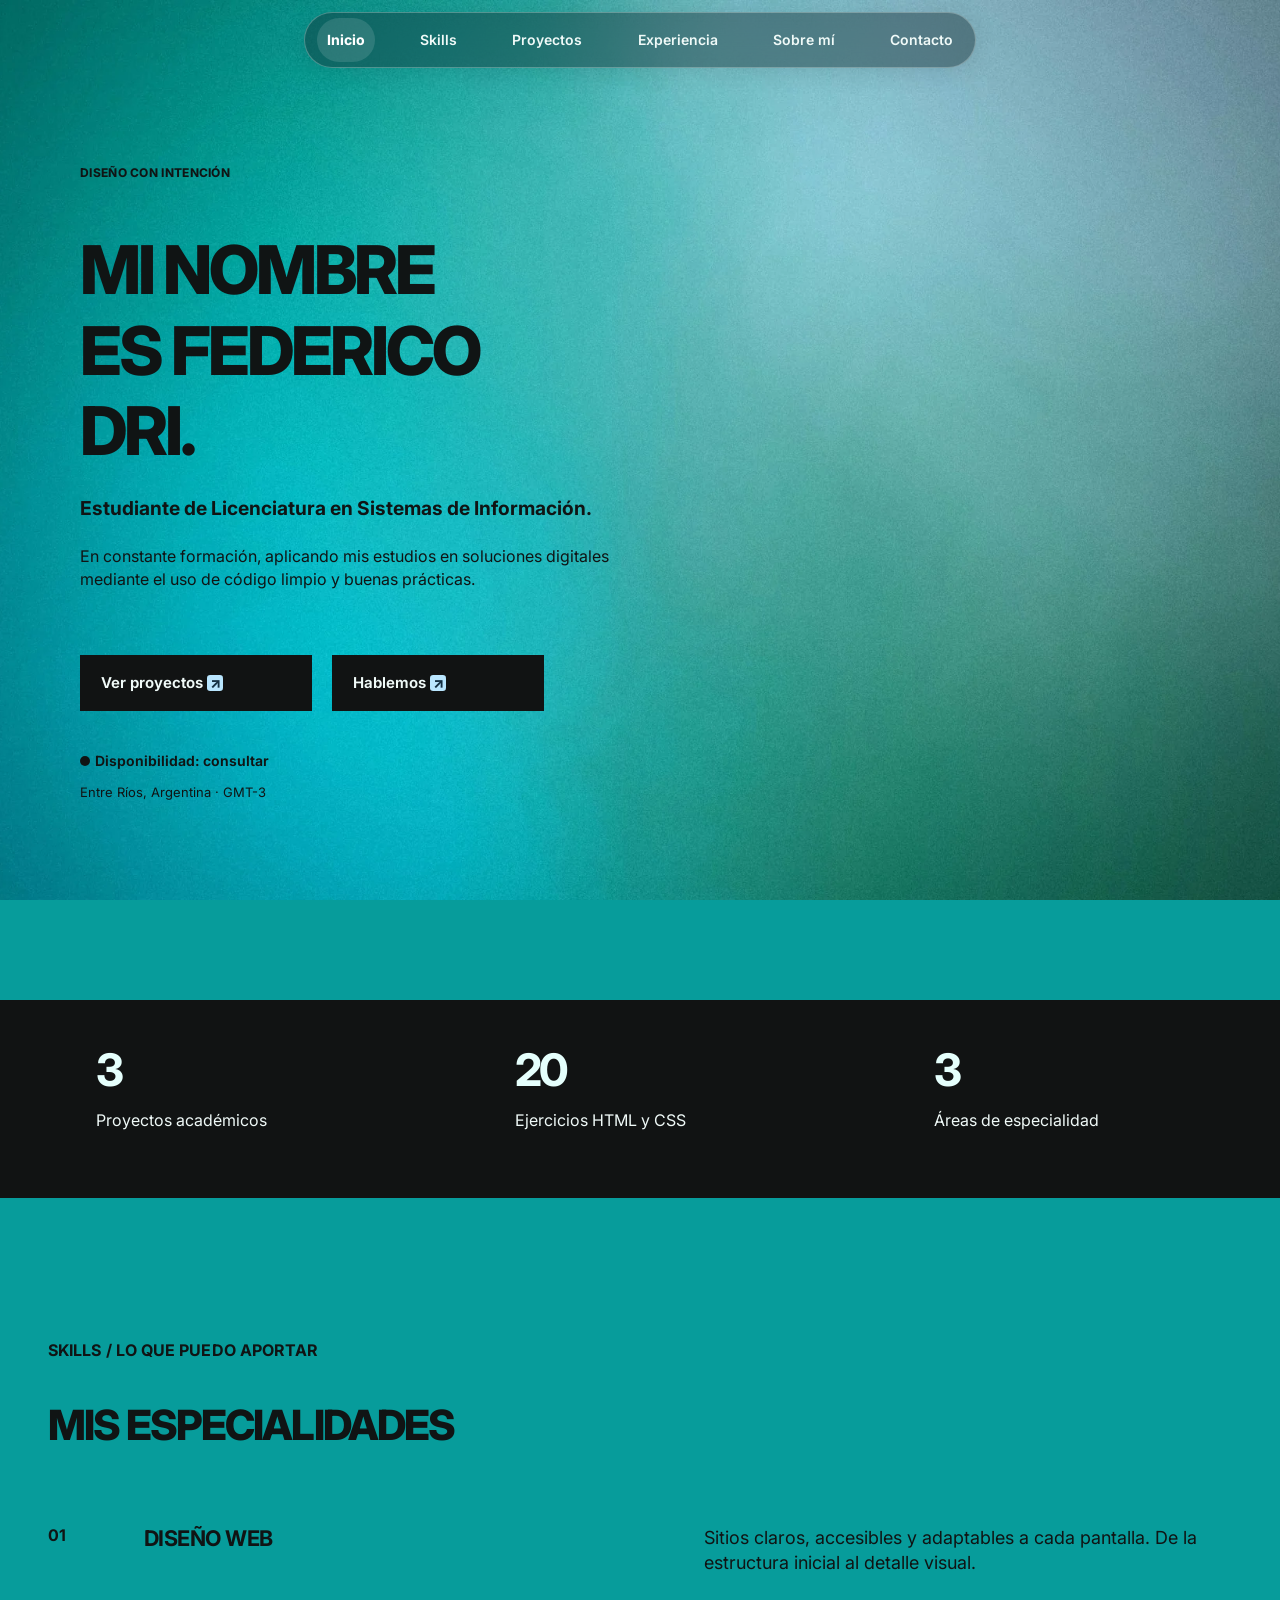
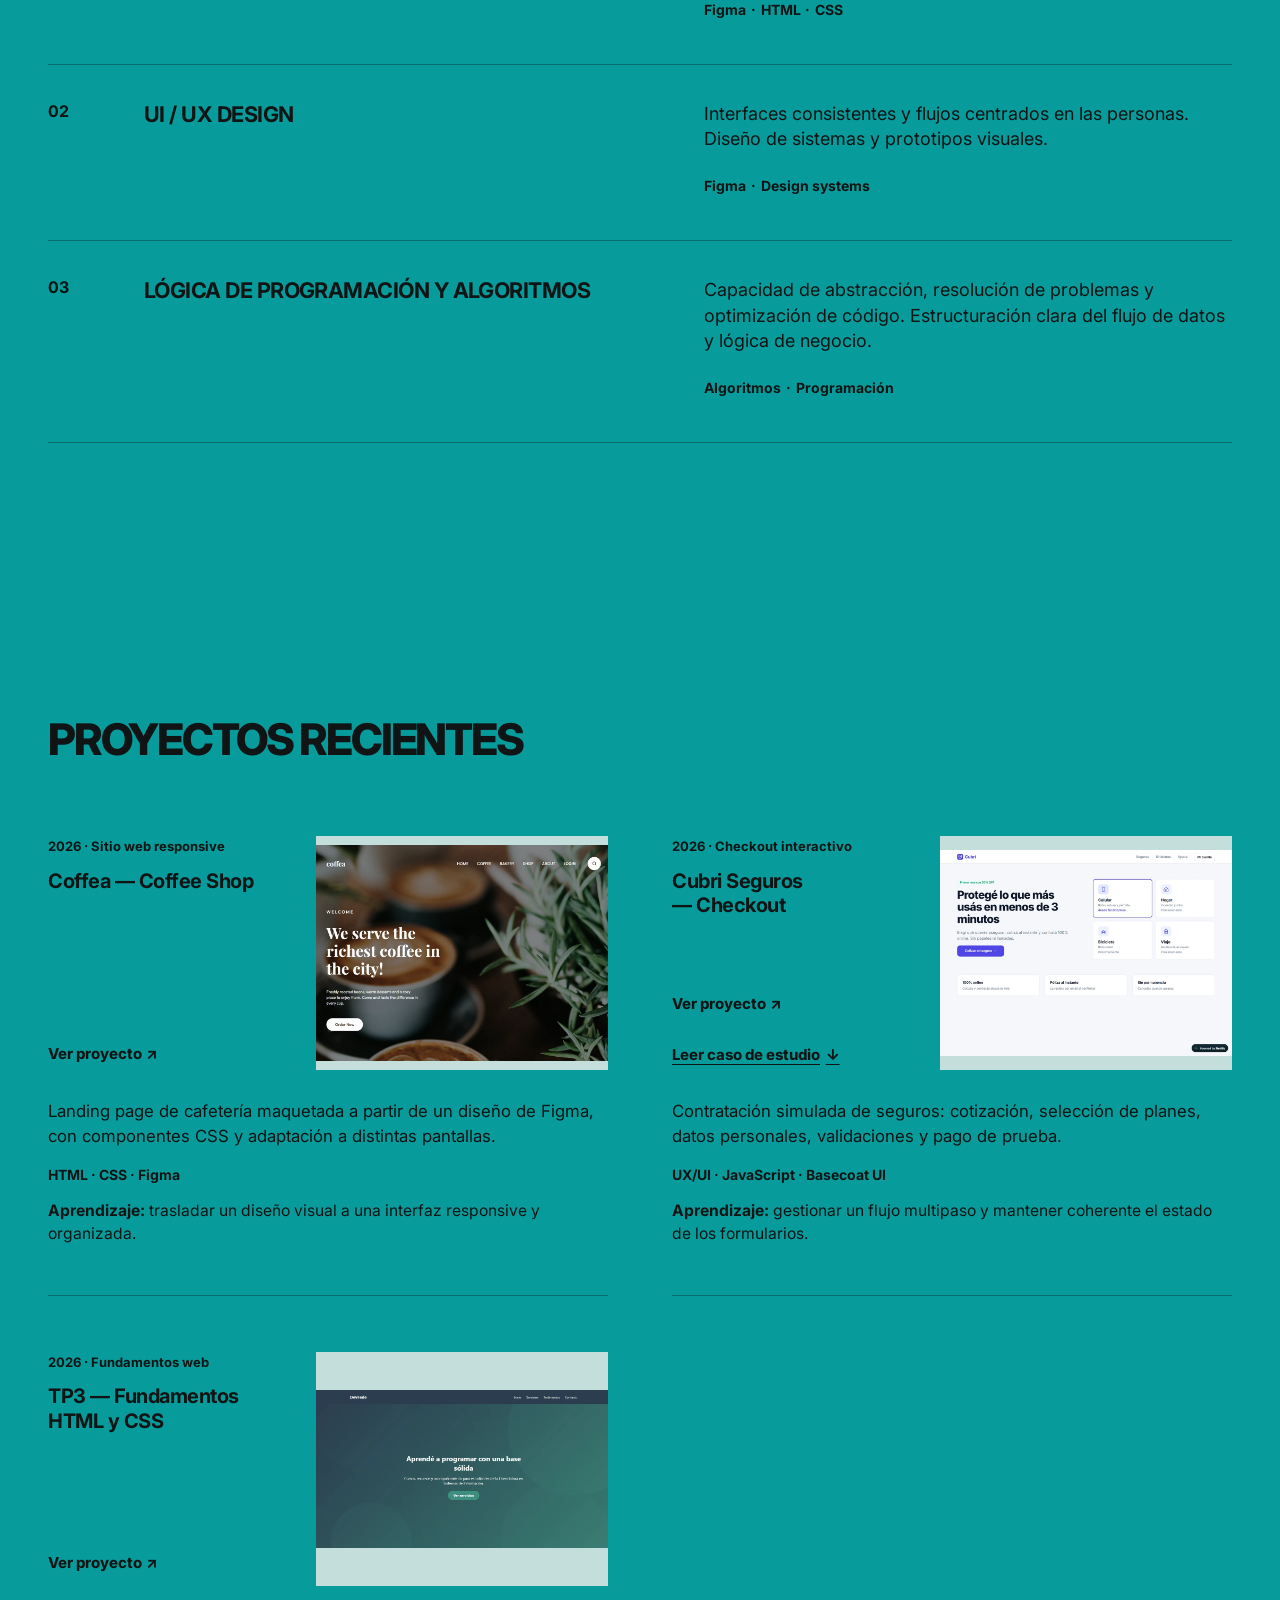
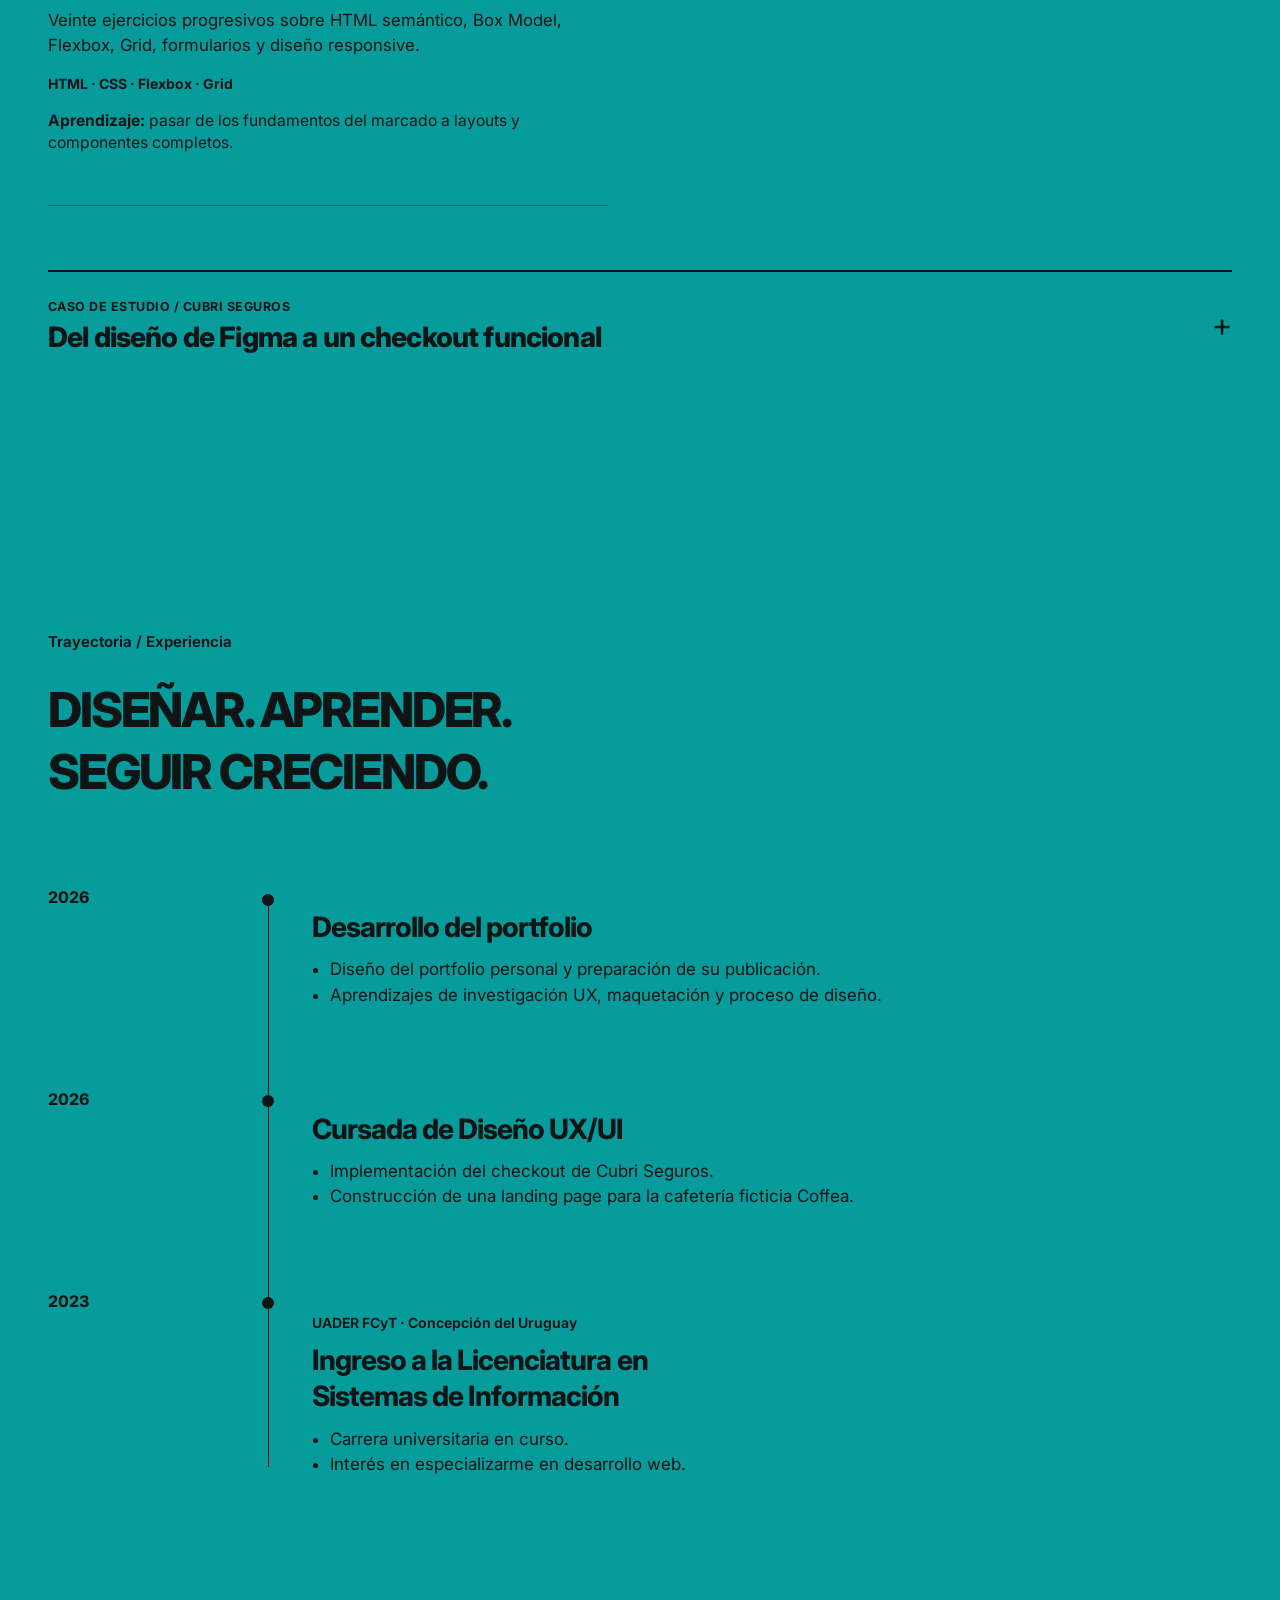
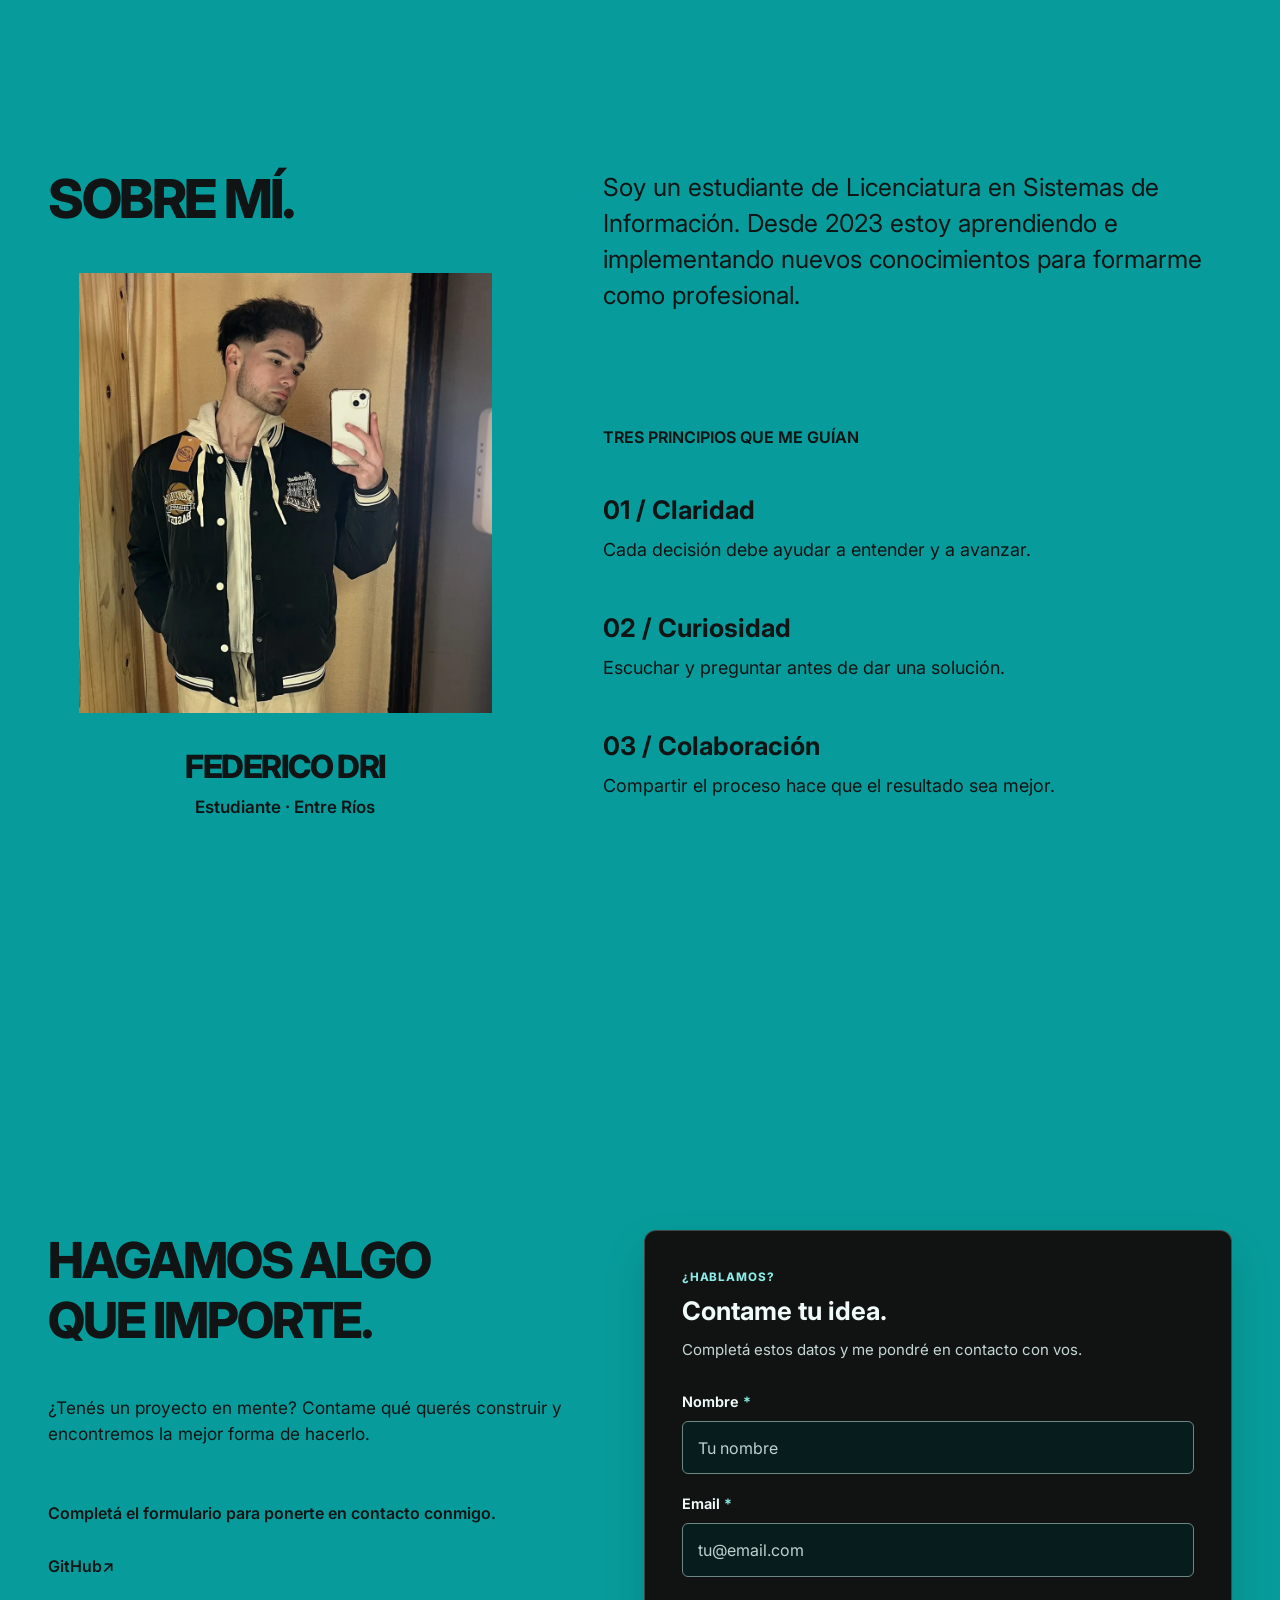
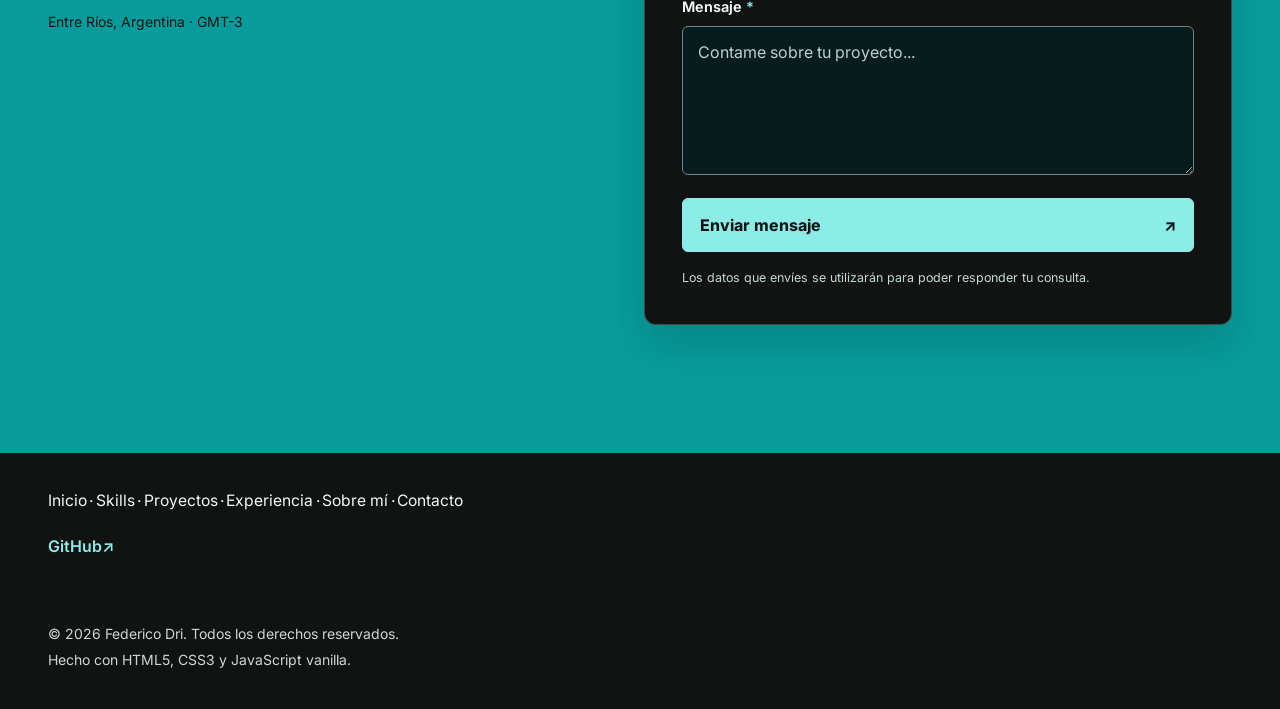
<file: index.html>
<!doctype html>
<html lang="es">
<head>
  <meta charset="utf-8">
  <meta name="viewport" content="width=device-width, initial-scale=1">
  <meta name="theme-color" content="#102322">
  <meta name="author" content="Federico Dri">
  <meta name="description" content="Portfolio de Federico Dri, estudiante de Licenciatura en Sistemas de Información. Proyectos académicos de desarrollo web y diseño UX/UI.">
  <meta property="og:type" content="website">
  <meta property="og:locale" content="es_AR">
  <meta property="og:title" content="Federico Dri | Portfolio personal">
  <meta property="og:description" content="Proyectos de desarrollo web, HTML, CSS y UX/UI realizados durante mi formación.">
  <!-- H10: al conocer la URL definitiva, ejecutar scripts/configurar-url.ps1.
       Ese script genera canonical, og:url, sitemap y URLs absolutas para imágenes sociales. -->
  <meta property="og:image" content="assets/og/portada-prototipo.webp">
  <meta property="og:image:alt" content="Portfolio de Federico Dri: desarrollo web y proyectos académicos UX/UI">
  <meta property="og:site_name" content="Portfolio de Federico Dri">
  <meta name="twitter:card" content="summary_large_image">
  <link rel="icon" type="image/svg+xml" href="assets/icons/favicon.svg">
  <link rel="preload" href="assets/backgrounds/fondo-portfolio.webp" as="image" fetchpriority="high">
  <!-- Inter como aproximación visual; confirmar familia y pesos exactos en Figma. -->
  <link rel="preconnect" href="https://fonts.googleapis.com">
  <link rel="preconnect" href="https://fonts.gstatic.com" crossorigin>
  <link href="https://fonts.googleapis.com/css2?family=Inter:wght@400;500;600;650;700;750;800&display=swap" rel="stylesheet">
  <link rel="stylesheet" href="css/tokens.css">
  <link rel="stylesheet" href="css/base.css">
  <link rel="stylesheet" href="css/layout.css">
  <link rel="stylesheet" href="css/components.css">
  <link rel="stylesheet" href="css/responsive.css">
  <link rel="stylesheet" href="css/case-study.css">
  <link rel="stylesheet" href="css/contact-form.css">
  <script src="js/main.js" defer></script>
  <script src="js/case-study.js" defer></script>
  <script src="js/contact-form.js" defer></script>
  <title>Federico Dri | Portfolio personal</title>
</head>
<body>
  <a class="skip-link" href="#contenido">Saltar al contenido principal</a>

  <!-- H3: navbar flotante desktop, cápsula FD + menú mobile accesible. -->
  <header class="site-header">
    <div class="container site-header__inner">
      <a class="brand" href="#inicio" aria-label="Federico Dri, ir al inicio">FD</a>
      <button class="menu-toggle" type="button" aria-label="Abrir menú" aria-controls="navegacion-principal" aria-expanded="false">
        <span aria-hidden="true"></span><span aria-hidden="true"></span><span aria-hidden="true"></span>
      </button>
      <nav class="site-nav" id="navegacion-principal" aria-label="Navegación principal">
        <ul class="site-nav__list">
          <li><a href="#inicio" aria-current="location">Inicio</a></li>
          <li><a href="#skills">Skills</a></li>
          <li><a href="#proyectos">Proyectos</a></li>
          <li><a href="#experiencia">Experiencia</a></li>
          <li><a href="#sobre-mi">Sobre mí</a></li>
          <li><a href="#contacto">Contacto</a></li>
        </ul>
      </nav>
    </div>
  </header>

  <main id="contenido" tabindex="-1">
    <!-- H4: Hero y métricas basados en las exportaciones desktop 1920px y mobile 390px. -->
    <section class="section section--hero" id="inicio" aria-labelledby="titulo-inicio">
      <div class="container hero-content">
        <div class="hero-main">
          <p class="eyebrow hero-eyebrow">Diseño con intención</p>
          <h1 class="hero-title" id="titulo-inicio"><span class="hero-title__line">Mi nombre</span> <span class="hero-title__line">es Federico</span> <span class="hero-title__line">Dri.</span></h1>
          <p class="hero-role">Estudiante de Licenciatura en Sistemas de Información.</p>
          <p class="hero-description">En constante formación, aplicando mis estudios en soluciones digitales mediante el uso de código limpio y buenas prácticas.</p>
          <div class="actions hero-actions">
            <a class="button button--primary" href="#proyectos">Ver proyectos <span class="button__arrow" aria-hidden="true">↗</span></a>
            <a class="button button--secondary" href="#contacto">Hablemos <span class="button__arrow" aria-hidden="true">↗</span></a>
          </div>
        </div>
        <div class="hero-meta">
          <p class="availability">Disponibilidad: consultar</p>
          <p class="location">Entre Ríos, Argentina · GMT-3</p>
        </div>
      </div>
    </section>

    <section class="section section--metrics" id="metricas" aria-labelledby="titulo-metricas">
      <div class="container">
        <h2 class="visually-hidden" id="titulo-metricas">Mi trabajo en números</h2>
        <div class="metrics-grid">
          <!-- Cifras académicas verificables: no se atribuyen años de experiencia laboral. -->
          <div class="metric"><strong>3</strong><span>Proyectos académicos</span></div>
          <div class="metric"><strong>20</strong><span>Ejercicios HTML y CSS</span></div>
          <div class="metric"><strong>3</strong><span>Áreas de especialidad</span></div>
        </div>
      </div>
    </section>

    <!-- H5 — Skills: una sola lista semántica, dos composiciones responsive según Figma. -->
    <section class="section section--skills" id="skills" aria-labelledby="titulo-skills">
      <div class="container">
        <p class="eyebrow skills-eyebrow">
          <span class="skills-desktop-only">Skills / Lo que puedo aportar</span>
          <span class="skills-mobile-only">Skills / Mis especialidades</span>
        </p>
        <h2 class="skills-title" id="titulo-skills">
          Mis especialidades
        </h2>
        <ol class="skills-grid" aria-label="Especialidades y herramientas">
          <li class="skill-row">
            <span class="skill-row__number" aria-hidden="true">01</span>
            <h3>Diseño web</h3>
            <div class="skill-row__details">
              <p>Sitios claros, accesibles y adaptables a cada pantalla. De la estructura inicial al detalle visual.</p>
              <ul class="skill-row__tools" aria-label="Herramientas de diseño web">
                <li>Figma</li><li>HTML</li><li>CSS</li>
              </ul>
            </div>
          </li>
          <li class="skill-row">
            <span class="skill-row__number" aria-hidden="true">02</span>
            <h3>UI / UX Design</h3>
            <div class="skill-row__details">
              <p>Interfaces consistentes y flujos centrados en las personas. Diseño de sistemas y prototipos visuales.</p>
              <ul class="skill-row__tools" aria-label="Herramientas de UI y UX">
                <li>Figma</li><li>Design systems</li>
              </ul>
            </div>
          </li>
          <li class="skill-row">
            <span class="skill-row__number" aria-hidden="true">03</span>
            <h3>Lógica de programación y algoritmos</h3>
            <div class="skill-row__details">
              <p>Capacidad de abstracción, resolución de problemas y optimización de código. Estructuración clara del flujo de datos y lógica de negocio.</p>
              <ul class="skill-row__tools" aria-label="Conocimientos de programación">
                <li>Algoritmos</li><li>Programación</li>
              </ul>
            </div>
          </li>
        </ol>
      </div>
    </section>

    <!-- H6 — capturas reales y enlaces externos a repositorios o demo; una sola grilla responsive. -->
    <section class="section section--projects" id="proyectos" aria-labelledby="titulo-proyectos">
      <div class="container">
        <header class="projects-intro">
          <p class="eyebrow projects-eyebrow">Proyectos / Selección</p>
          <h2 id="titulo-proyectos" class="projects-heading">
            <span class="projects-heading--desktop">Proyectos recientes</span>
            <span class="projects-heading--mobile">Ideas que toman forma.</span>
          </h2>
          <p class="projects-subtitle">Tres trabajos académicos que muestran mi aprendizaje en diseño y desarrollo web.</p>
        </header>

        <div class="projects-grid">
          <article class="project-card" aria-labelledby="project-coffea-title">
            <p class="project-card__year">2026 · Sitio web responsive</p>
            <h3 id="project-coffea-title">Coffea — Coffee Shop</h3>
            <a class="project-card__media" href="https://github.com/FedeD19/coffea-landing" target="_blank" rel="noopener noreferrer" aria-label="Ver repositorio de Coffea en GitHub (abre una pestaña nueva)">
              <img src="assets/projects/coffea-tarjeta.webp" width="1100" height="812" loading="lazy" decoding="async" alt="Portada de Coffea: fotografía de café, navegación superior y mensaje principal de la cafetería">
            </a>
            <p class="project-card__description">Landing page de cafetería maquetada a partir de un diseño de Figma, con componentes CSS y adaptación a distintas pantallas.</p>
            <p class="project-card__tags">HTML · CSS · Figma</p>
            <p class="project-card__learning"><strong>Aprendizaje:</strong> trasladar un diseño visual a una interfaz responsive y organizada.</p>
            <a class="project-card__link" href="https://github.com/FedeD19/coffea-landing" target="_blank" rel="noopener noreferrer">Ver proyecto <span aria-hidden="true">↗</span><span class="visually-hidden"> (abre una pestaña nueva)</span></a>
          </article>

          <article class="project-card" aria-labelledby="project-cubri-title">
            <p class="project-card__year">2026 · Checkout interactivo</p>
            <h3 id="project-cubri-title">Cubri Seguros — Checkout</h3>
            <a class="project-card__media" href="https://cubriseguros.netlify.app/" target="_blank" rel="noopener noreferrer" aria-label="Abrir demo de Cubri Seguros en una pestaña nueva">
              <img src="assets/projects/cubri-tarjeta.webp" width="1100" height="776" loading="lazy" decoding="async" alt="Inicio de Cubri Seguros: propuesta de seguros, botón para cotizar y opciones de cobertura">
            </a>
            <p class="project-card__description">Contratación simulada de seguros: cotización, selección de planes, datos personales, validaciones y pago de prueba.</p>
            <p class="project-card__tags">UX/UI · JavaScript · Basecoat UI</p>
            <p class="project-card__learning"><strong>Aprendizaje:</strong> gestionar un flujo multipaso y mantener coherente el estado de los formularios.</p>
            <div class="project-card__actions">
              <a class="project-card__link" href="https://cubriseguros.netlify.app/" target="_blank" rel="noopener noreferrer">Ver proyecto <span aria-hidden="true">↗</span><span class="visually-hidden"> (abre una pestaña nueva)</span></a>
              <a class="project-card__case-link" href="#caso-cubri" aria-controls="caso-cubri" aria-expanded="false">Leer caso de estudio <span aria-hidden="true">↓</span></a>
            </div>
          </article>

          <article class="project-card" aria-labelledby="project-tp3-title">
            <p class="project-card__year">2026 · Fundamentos web</p>
            <h3 id="project-tp3-title">TP3 — Fundamentos HTML y CSS</h3>
            <a class="project-card__media" href="https://github.com/FedeD19/TP3-Dise-o-UX-UI---HTML-CSS" target="_blank" rel="noopener noreferrer" aria-label="Ver repositorio del TP3 en GitHub (abre una pestaña nueva)">
              <img src="assets/projects/tp3-tarjeta.webp" width="1100" height="595" loading="lazy" decoding="async" alt="Portada de DevFede: navegación superior y mensaje Aprendé a programar con una base sólida">
            </a>
            <p class="project-card__description">Veinte ejercicios progresivos sobre HTML semántico, Box Model, Flexbox, Grid, formularios y diseño responsive.</p>
            <p class="project-card__tags">HTML · CSS · Flexbox · Grid</p>
            <p class="project-card__learning"><strong>Aprendizaje:</strong> pasar de los fundamentos del marcado a layouts y componentes completos.</p>
            <a class="project-card__link" href="https://github.com/FedeD19/TP3-Dise-o-UX-UI---HTML-CSS" target="_blank" rel="noopener noreferrer">Ver proyecto <span aria-hidden="true">↗</span><span class="visually-hidden"> (abre una pestaña nueva)</span></a>
          </article>
        </div>

        <!-- H9 — caso de estudio en la misma página, desplegable y accesible con teclado. -->
        <details class="case-study" id="caso-cubri">
          <summary class="case-study__summary">
            <span class="case-study__summary-kicker">Caso de estudio / Cubri Seguros</span>
            <span class="case-study__summary-title">Del diseño de Figma a un checkout funcional</span>
            <span class="case-study__summary-icon" aria-hidden="true">+</span>
          </summary>

          <div class="case-study__content">
            <header class="case-study__header">
              <div>
                <p class="case-study__eyebrow">UX/UI · Desarrollo front-end · 2026</p>
                <h3 id="titulo-caso-cubri">Cubri Seguros: contratación digital de un seguro</h3>
                <p>Trabajo práctico académico. Construí una experiencia responsive de contratación simulada de seguros para celulares, a partir de un diseño de Figma proporcionado para la consigna.</p>
              </div>
              <a class="case-study__demo" href="https://cubriseguros.netlify.app/" target="_blank" rel="noopener noreferrer">Probar la demo <span aria-hidden="true">↗</span><span class="visually-hidden"> (abre una pestaña nueva)</span></a>
            </header>

            <dl class="case-study__facts">
              <div><dt>Tipo de proyecto</dt><dd>Trabajo práctico de UX/UI</dd></div>
              <div><dt>Enfoque</dt><dd>Checkout responsive y validaciones</dd></div>
              <div><dt>Herramientas</dt><dd>HTML · Tailwind · Basecoat UI · JavaScript</dd></div>
            </dl>

            <section class="case-study__chapter" aria-labelledby="caso-cubri-problema">
              <h4 id="caso-cubri-problema">01 / Problema y objetivo</h4>
              <p>El desafío de la consigna era convertir las pantallas de referencia en un recorrido completo de contratación: elegir un producto, cotizarlo, seleccionar una cobertura, ingresar datos, simular un pago y recibir un resultado claro. Todo debía funcionar en mobile y desktop sin utilizar un backend ni procesar pagos reales.</p>
            </section>

            <section class="case-study__chapter" aria-labelledby="caso-cubri-proceso">
              <h4 id="caso-cubri-proceso">02 / Proceso de diseño e implementación</h4>
              <ol class="case-study__process">
                <li><strong>Análisis de las pantallas:</strong> tomé como referencia siete vistas desktop y sus siete equivalentes mobile del archivo Figma de la práctica.</li>
                <li><strong>Estructura y diseño:</strong> reutilicé componentes y tokens, y adapté el catálogo, el stepper, las tarjetas y los formularios a los distintos anchos.</li>
                <li><strong>Flujo y estado:</strong> organicé las etapas en una única página y un objeto de estado para conservar la información cuando el usuario avanza o retrocede.</li>
                <li><strong>Validaciones y resultados:</strong> agregué mensajes de error en los campos, planes calculados desde un JSON local y estados de aprobación o rechazo de pago simulado.</li>
              </ol>
            </section>

            <section class="case-study__chapter" aria-labelledby="caso-cubri-flujo">
              <h4 id="caso-cubri-flujo">03 / Recorrido del usuario</h4>
              <ol class="case-study__flow">
                <li>Catálogo</li><li>Cotización</li><li>Plan</li><li>Datos</li><li>Pago</li><li>Éxito o error</li>
              </ol>
              <p>El paso de pago es una simulación. La pantalla de éxito muestra una póliza ficticia, mientras que el rechazo permite reintentar sin volver a completar toda la solicitud.</p>
            </section>

            <section class="case-study__chapter" aria-labelledby="caso-cubri-pantallas">
              <h4 id="caso-cubri-pantallas">04 / Pantallas del proyecto</h4>
              <p>Estas capturas provienen de la implementación académica de Cubri Seguros.</p>
              <div class="case-study__gallery">
                <figure class="case-study__shot">
                  <img src="assets/projects/caso-cubri/catalogo.webp" width="1200" height="750" loading="lazy" decoding="async" alt="Pantalla desktop inicial de Cubri Seguros con oferta de seguro para celular y catálogo de coberturas">
                  <figcaption>01 · Catálogo y punto de entrada</figcaption>
                </figure>
                <figure class="case-study__shot">
                  <img src="assets/projects/caso-cubri/planes.webp" width="1200" height="777" loading="lazy" decoding="async" alt="Selección de planes Básico, Plus y Premium en desktop, con resumen de cotización">
                  <figcaption>02 · Comparación y selección de planes</figcaption>
                </figure>
                <figure class="case-study__shot">
                  <img src="assets/projects/caso-cubri/pago.webp" width="1200" height="777" loading="lazy" decoding="async" alt="Formulario desktop para el pago simulado y resumen del seguro elegido">
                  <figcaption>03 · Pago simulado y resumen</figcaption>
                </figure>
                <figure class="case-study__shot">
                  <img src="assets/projects/caso-cubri/exito.webp" width="1200" height="803" loading="lazy" decoding="async" alt="Pantalla de confirmación del seguro con datos de la solicitud y número ficticio de póliza">
                  <figcaption>04 · Confirmación de la solicitud</figcaption>
                </figure>
              </div>
              <div class="case-study__mobile-gallery">
                <figure class="case-study__shot case-study__shot--mobile">
                  <img src="assets/projects/caso-cubri/mobile-datos.webp" width="390" height="844" loading="lazy" decoding="async" alt="Versión mobile del formulario de datos personales en Cubri Seguros">
                  <figcaption>Formulario en mobile</figcaption>
                </figure>
                <figure class="case-study__shot case-study__shot--mobile">
                  <img src="assets/projects/caso-cubri/mobile-error.webp" width="390" height="844" loading="lazy" decoding="async" alt="Versión mobile del resultado de pago rechazado, con opción para reintentar">
                  <figcaption>Estado de error en mobile</figcaption>
                </figure>
              </div>
            </section>

            <section class="case-study__chapter case-study__conclusion" aria-labelledby="caso-cubri-resultado">
              <h4 id="caso-cubri-resultado">05 / Resultado y aprendizajes</h4>
              <p>El resultado del trabajo es un prototipo web funcional que conecta el recorrido completo, conserva los datos entre pasos y contempla estados de éxito y error. No se trata de una contratación ni de un pago real.</p>
              <p>El aprendizaje principal fue integrar una interfaz responsive con reglas de validación y estado compartido sin perder la coherencia visual. No presento métricas de conversión ni mejoras de usabilidad medidas, porque no forman parte de la documentación de este trabajo.</p>
              <a class="case-study__demo" href="https://cubriseguros.netlify.app/" target="_blank" rel="noopener noreferrer">Abrir Cubri Seguros en Netlify <span aria-hidden="true">↗</span><span class="visually-hidden"> (abre una pestaña nueva)</span></a>
            </section>
          </div>
        </details>
      </div>
    </section>

    <!-- H7 — tres hitos académicos de la referencia Figma; sin inventar experiencia laboral. -->
    <section class="section section--experience" id="experiencia" aria-labelledby="titulo-experiencia">
      <div class="container experience-content">
        <header class="experience-header">
          <p class="eyebrow experience-eyebrow">
            <span class="experience-eyebrow__desktop">Trayectoria / Experiencia</span>
            <span class="experience-eyebrow__mobile">EXPERIENCIA / TRAYECTORIA</span>
          </p>
          <h2 class="experience-heading" id="titulo-experiencia">
            <span class="experience-heading__line">Diseñar. Aprender.</span>
            <span class="experience-heading__line">Seguir creciendo.</span>
          </h2>
        </header>

        <ol class="timeline" aria-label="Hitos de mi formación y proyectos académicos">
          <li class="timeline__item">
            <time class="timeline__date" datetime="2026">2026</time>
            <div class="timeline__entry">
              <h3>Desarrollo del portfolio</h3>
              <ul class="timeline__highlights">
                <li>Diseño del portfolio personal y preparación de su publicación.</li>
                <li>Aprendizajes de investigación UX, maquetación y proceso de diseño.</li>
              </ul>
            </div>
          </li>
          <li class="timeline__item">
            <time class="timeline__date" datetime="2026">2026</time>
            <div class="timeline__entry">
              <h3>Cursada de Diseño UX/UI</h3>
              <ul class="timeline__highlights">
                <li>Implementación del checkout de Cubri Seguros.</li>
                <li>Construcción de una landing page para la cafetería ficticia Coffea.</li>
              </ul>
            </div>
          </li>
          <li class="timeline__item">
            <time class="timeline__date" datetime="2023">2023</time>
            <div class="timeline__entry">
              <p class="timeline__institution">UADER FCyT · Concepción del Uruguay</p>
              <h3>Ingreso a la Licenciatura en Sistemas de Información</h3>
              <ul class="timeline__highlights">
                <li>Carrera universitaria en curso.</li>
                <li>Interés en especializarme en desarrollo web.</li>
              </ul>
            </div>
          </li>
        </ol>
      </div>
    </section>

    <!-- H8 — Sobre mí: retrato aportado por el alumno, texto y tres principios de Figma. -->
    <section class="section section--about" id="sobre-mi" aria-labelledby="titulo-sobre-mi">
      <div class="container about-content">
        <div class="about-profile">
          <h2 class="about-title" id="titulo-sobre-mi">Sobre mí.</h2>
          <figure class="about-portrait">
            <img
              src="assets/profile/federico-dri.webp"
              width="960" height="1024"
              loading="lazy" decoding="async"
              alt="Retrato de Federico Dri frente a un espejo, tomando una fotografía con su teléfono">
            <figcaption>
              <strong>Federico Dri</strong>
              <span>Estudiante · Entre Ríos</span>
            </figcaption>
          </figure>
        </div>
        <div class="about-details">
          <p class="about-description">Soy un estudiante de Licenciatura en Sistemas de Información. Desde 2023 estoy aprendiendo e implementando nuevos conocimientos para formarme como profesional.</p>
          <div class="about-principles" aria-labelledby="principios-titulo">
            <h3 id="principios-titulo">Tres principios que me guían</h3>
            <ol class="principles-list">
              <li><h4>01 / Claridad</h4><p>Cada decisión debe ayudar a entender y a avanzar.</p></li>
              <li><h4>02 / Curiosidad</h4><p>Escuchar y preguntar antes de dar una solución.</p></li>
              <li><h4>03 / Colaboración</h4><p>Compartir el proceso hace que el resultado sea mejor.</p></li>
            </ol>
          </div>
        </div>
      </div>
    </section>

    <!-- Contacto: formulario de Netlify Forms, sin mostrar una dirección de email en el HTML. -->
    <section class="section section--contact" id="contacto" aria-labelledby="titulo-contacto">
      <div class="container contact-content">
        <div class="contact-primary">
          <p class="eyebrow contact-eyebrow">Contacto / Construyamos juntos</p>
          <h2 id="titulo-contacto" class="contact-heading">Hagamos algo<br>que importe.</h2>
          <p class="contact-description">¿Tenés un proyecto en mente? Contame qué querés construir y encontremos la mejor forma de hacerlo.</p>
          <p class="contact-invitation">Completá el formulario para ponerte en contacto conmigo.</p>
          <ul class="contact-socials" aria-label="Redes de contacto">
            <li><a href="https://github.com/FedeD19" target="_blank" rel="noopener noreferrer">GitHub <span aria-hidden="true">↗</span><span class="visually-hidden"> (abre una pestaña nueva)</span></a></li>
          </ul>
          <p class="contact-location">Entre Ríos, Argentina · GMT-3</p>
        </div>
        <div class="contact-secondary">
          <form
            id="formulario-contacto"
            class="contact-form"
            name="portfolio-contacto"
            method="POST"
            data-netlify="true"
            netlify-honeypot="bot-field"
            aria-labelledby="formulario-contacto-titulo"
          >
            <div class="contact-form__intro">
              <p class="contact-form__eyebrow">¿Hablamos?</p>
              <h3 id="formulario-contacto-titulo">Contame tu idea.</h3>
              <p>Completá estos datos y me pondré en contacto con vos.</p>
            </div>

            <!-- Netlify Forms identifica el nombre del formulario en cada envío. -->
            <input type="hidden" name="form-name" value="portfolio-contacto">
            <p class="contact-form__trap" aria-hidden="true">
              <label>Dejá este campo vacío: <input type="text" name="bot-field" tabindex="-1" autocomplete="off"></label>
            </p>

            <div class="contact-form__field">
              <label for="contacto-nombre">Nombre <span aria-hidden="true">*</span></label>
              <input id="contacto-nombre" name="nombre" type="text" autocomplete="name" placeholder="Tu nombre" minlength="2" maxlength="90" required>
            </div>
            <div class="contact-form__field">
              <label for="contacto-email">Email <span aria-hidden="true">*</span></label>
              <input id="contacto-email" name="email" type="email" autocomplete="email" placeholder="tu@email.com" maxlength="254" required>
            </div>
            <div class="contact-form__field">
              <label for="contacto-mensaje">Mensaje <span aria-hidden="true">*</span></label>
              <textarea id="contacto-mensaje" name="mensaje" rows="5" placeholder="Contame sobre tu proyecto..." minlength="10" maxlength="2500" required></textarea>
            </div>
            <button class="contact-form__submit" type="submit">
              <span>Enviar mensaje</span> <span aria-hidden="true">↗</span>
            </button>
            <p id="contacto-estado" class="contact-form__status" role="status" aria-live="polite" aria-atomic="true" tabindex="-1"></p>
            <div class="contact-form__success" id="contacto-confirmacion" hidden role="status" aria-live="polite">
              <span class="contact-form__success-icon" aria-hidden="true">✓</span>
              <h3 id="contacto-confirmacion-titulo" tabindex="-1">¡Mensaje enviado!</h3>
              <p>Gracias por escribirme. Recibí tu mensaje y voy a responderte cuando pueda.</p>
              <button class="contact-form__again" type="button" id="contacto-otro-mensaje">Escribir otro mensaje <span aria-hidden="true">↗</span></button>
            </div>
            <p class="contact-form__privacy">Los datos que envíes se utilizarán para poder responder tu consulta.</p>
          </form>
        </div>
      </div>
    </section>
  </main>

  <!-- H8 — Pie de página con navegación interna, redes y créditos de tecnología. -->
  <footer class="site-footer">
    <div class="container footer-inner">
      <p class="footer-name">Federico Dri</p>
      <nav aria-label="Navegación de pie de página">
        <ul class="footer-links">
          <li><a href="#inicio">Inicio</a></li>
          <li><a href="#skills">Skills</a></li>
          <li><a href="#proyectos">Proyectos</a></li>
          <li><a href="#experiencia">Experiencia</a></li>
          <li><a href="#sobre-mi">Sobre mí</a></li>
          <li><a href="#contacto">Contacto</a></li>
        </ul>
      </nav>
      <ul class="footer-socials" aria-label="Redes sociales">
        <li><a href="https://github.com/FedeD19" target="_blank" rel="noopener noreferrer">GitHub <span aria-hidden="true">↗</span><span class="visually-hidden"> (abre una pestaña nueva)</span></a></li>
      </ul>
      <div class="footer-bottom">
        <small>© 2026 Federico Dri. Todos los derechos reservados.</small>
        <small>Hecho con HTML5, CSS3 y JavaScript vanilla.</small>
      </div>
    </div>
  </footer>
</body>
</html>
</file>
<file: css/tokens.css>
/*
 * H2 — Design System / tokens globales.
 * Valores ajustados visualmente con las exportaciones de Figma.
 * Pueden afinarse contra los valores numéricos del panel Design de Figma.
 * Escala espacial: base 4 px (rem basado en 16 px).
 */
:root {
  color-scheme: light;

  /* Colores principales */
  --color-ink: #101414;
  --color-muted: #173b3a;
  --color-on-dark: #f0faf8;
  --color-surface: #111313;
  --color-surface-soft: #163b3a;
  --color-accent: #8cece7;
  --color-accent-deep: #007f80;
  --color-line: rgb(16 20 20 / 35%);
  --color-line-inverse: rgb(240 250 248 / 28%);
  --color-focus: #fff8b8;
  --color-selection: #adf7f1;
  --color-bg-fallback: #079c9b;
  --color-header: rgb(14 35 34 / 95%);
  --color-header-glass: rgb(17 39 43 / 42%);

  /* Familia principal aproximada desde la referencia Figma.
     Importada desde Google Fonts con font-display: swap. */
  --font-body: 'Inter', 'Segoe UI', Arial, sans-serif;

  /* Escala tipográfica (fluida cuando corresponde) */
  --type-xs: 0.75rem;                        /* 12 px */
  --type-sm: 0.875rem;                       /* 14 px */
  --type-base: 1rem;                         /* 16 px */
  --type-lead: clamp(1.05rem, 1.5vw, 1.3rem);
  --type-h1: clamp(2.75rem, 5.2vw, 6rem);
  --type-h2: clamp(2rem, 3.6vw, 4.1rem);
  --type-h3: clamp(1.125rem, 1.6vw, 1.5rem);
  --line-tight: 1.06;
  --line-body: 1.55;
  --tracking-heading: -0.055em;
  --tracking-label: 0.075em;

  /* Sistema de espaciado de 4 / 8 px */
  --space-1: 0.25rem;
  --space-2: 0.5rem;
  --space-3: 0.75rem;
  --space-4: 1rem;
  --space-5: 1.25rem;
  --space-6: 1.5rem;
  --space-8: 2rem;
  --space-10: 2.5rem;
  --space-12: 3rem;
  --space-16: 4rem;
  --space-20: 5rem;
  --space-24: 6rem;

  /* Radios, dimensiones y animación */
  --radius-sm: 0.375rem;
  --radius-md: 0.75rem;
  --radius-pill: 999px;
  --container-width: 1120px;
  --skills-container-width: 85rem; /* 1360px, sección Skills desktop de Figma */
  --header-height: 6rem; /* margen de seguridad para las anclas */
  --nav-max-width: 42rem;
  --nav-height-mobile: 4rem;
  --nav-height-desktop: 3.5rem;
  --section-space: clamp(4.5rem, 9vw, 8rem);
  --duration-fast: 160ms;
  --duration-base: 240ms;
  --ease-out: cubic-bezier(0.2, 0.8, 0.2, 1);
}
</file>
<file: css/base.css>
/* H2 — reglas base y criterios globales de legibilidad y accesibilidad. */
*, *::before, *::after { box-sizing: border-box; }
html {
  background-color: var(--color-bg-fallback);
  scroll-padding-top: calc(var(--header-height) + var(--space-4));
  -webkit-text-size-adjust: 100%;
  text-size-adjust: 100%;
}
body {
  margin: 0;
  min-width: 320px;
  color: var(--color-ink);
  font-family: var(--font-body);
  font-size: var(--type-base);
  line-height: var(--line-body);
  /* H3: una sola textura detrás de toda la página, sin repeat-y en mobile. */
  background: transparent;
  isolation: isolate;
  -webkit-font-smoothing: antialiased;
}
/* Capa fija: el contenido se desplaza sin que la imagen se reinicie por secciones. */
body::before {
  content: '';
  position: fixed;
  inset: 0;
  z-index: -1;
  pointer-events: none;
  background: var(--color-bg-fallback) url('../assets/backgrounds/fondo-portfolio.webp') center / cover no-repeat;
}
::selection { background: var(--color-selection); color: var(--color-ink); }
img, picture, video, svg { display: block; max-width: 100%; }
img { height: auto; }
a { color: inherit; text-underline-offset: 0.19em; }
a:hover { text-decoration-thickness: 0.13em; }
button, input, textarea, select { font: inherit; }
button { cursor: pointer; }
:focus-visible {
  outline: 3px solid var(--color-focus);
  outline-offset: 4px;
  box-shadow: 0 0 0 5px var(--color-ink);
}
/* Si el elemento está sobre un fondo claro, el contraste del foco se mantiene. */
:where(main) :focus-visible { outline-color: var(--color-ink); box-shadow: 0 0 0 5px var(--color-focus); }
.visually-hidden {
  position: absolute;
  width: 1px;
  height: 1px;
  padding: 0;
  margin: -1px;
  overflow: hidden;
  clip: rect(0, 0, 0, 0);
  white-space: nowrap;
  border: 0;
}
.skip-link {
  position: fixed;
  z-index: 100;
  top: var(--space-2);
  left: var(--space-2);
  padding: var(--space-3) var(--space-4);
  background: var(--color-on-dark);
  color: var(--color-ink);
  border-radius: var(--radius-sm);
  transform: translateY(-160%);
}
.skip-link:focus { transform: translateY(0); }
.section { scroll-margin-top: calc(var(--header-height) + var(--space-4)); }
/* Ajuste de la navegación por anclas: evitar el desplazamiento doble
   de scroll-padding-top (html) y scroll-margin-top (.section).
   No cambiar Inicio ni Contacto, que ya estaban correctos. */
.section--skills,
.section--projects,
.section--experience,
.section--about {
  scroll-margin-top: 0;
}
/* Ajuste específico de las anclas en desktop según las capturas de Figma.
   Cada sección tiene un padding-top distinto: una única corrección de
   scroll-margin-top no posiciona sus encabezados en el mismo lugar.
   El valor negativo compensa ese padding; la posición final del contenido
   permanece debajo de la barra de navegación. En mobile no se altera nada. */
@media (min-width: 1200px) {
  .section--skills { scroll-margin-top: -8rem; }
  .section--experience { scroll-margin-top: -9.875rem; }
  .section--about { scroll-margin-top: -1.5rem; }
}
@media (prefers-reduced-motion: no-preference) {
  html { scroll-behavior: smooth; }
}
@media (prefers-reduced-motion: reduce) {
  *, *::before, *::after {
    scroll-behavior: auto !important;
    animation-duration: 0.01ms !important;
    animation-iteration-count: 1 !important;
    transition-duration: 0.01ms !important;
  }
}

/* H10 — accesibilidad: foco visible en el destino del salto, sin añadir tabulación. */
main:focus { outline: none; }
/* Foco no oculto por el encabezado sticky (WCAG 2.2 AA 2.4.11). */
:where(a, button, summary, [tabindex]):focus-visible {
  scroll-margin-block: calc(var(--header-height) + 1rem) 1.5rem;
}
/* Reflow: evitar que palabras largas creen desplazamiento horizontal al aumentar zoom. */
p, li, h1, h2, h3, h4 { overflow-wrap: break-word; }
@media (forced-colors: active) {
  :focus-visible { outline: 3px solid Highlight; box-shadow: none; }
  .site-header__inner, .button { border: 1px solid CanvasText; }
}
</file>
<file: css/layout.css>
/* H2 — layout global. Se afinan composiciones particulares en H3–H8. */
.container {
  width: min(calc(100% - 2 * var(--space-5)), var(--container-width));
  margin-inline: auto;
}
.section { padding-block: var(--section-space); }
/* H4 — mobile first. El alto reproduce el ritmo de la pantalla de 390 × 1386.
   La sección se estira si el texto aumenta de tamaño por accesibilidad. */
.section--hero {
  display: flex;
  min-height: 69.5rem;
  padding-top: calc(var(--space-12) + var(--space-2));
  padding-bottom: var(--space-6);
}
.section--hero > .container {
  width: min(calc(100% - 3rem), var(--container-width));
}
/* H4 fix: no hacer crecer horizontalmente el hijo flex.
   Se respeta el ancho maximo del .container y los margenes auto lo centran. */
.hero-content {
  flex: 0 1 auto;
  display: flex;
  flex-direction: column;
  justify-content: space-between;
  min-width: 0;
  gap: var(--space-16);
}
.hero-main { min-width: 0; }
.hero-description { max-width: 37rem; }
.section-intro { max-width: 44rem; }
.metrics-grid, .skills-grid, .projects-grid, .principles-grid {
  display: grid;
  grid-template-columns: minmax(0, 1fr);
  gap: var(--space-6);
}
.actions { display: flex; flex-wrap: wrap; gap: var(--space-3); }
.timeline {
  display: grid;
  gap: var(--space-8);
  margin: 0;
  padding: 0;
  list-style: none;
}
.timeline li {
  display: grid;
  grid-template-columns: minmax(5rem, 7rem) minmax(0, 1fr);
  gap: var(--space-4);
}
.site-footer {
  background: var(--color-surface);
  color: var(--color-on-dark);
  padding-block: var(--space-12);
}
.footer-inner { display: grid; gap: var(--space-6); }

/* La barra de métricas conserva tres columnas incluso en mobile. */
.section--metrics > .container { width: min(calc(100% - 3rem), 105.75rem); }
.metrics-grid { grid-template-columns: repeat(3, minmax(0, 1fr)); gap: var(--space-3); }

/* H5 — sección Skills: ancho del prototipo independiente del Hero ya aprobado. */
.section--skills > .container {
  width: min(calc(100% - 3rem), var(--skills-container-width));
}

/* H6: contenedor de Proyectos independiente del contenedor de Hero. */
.section--projects > .container {
  width: min(calc(100% - 2.75rem), 85rem);
}

/* H7 — el ancho de Experiencia replica el de Figma sin alterar el Hero. */
.section--experience > .container {
  width: min(calc(100% - 3rem), 85rem);
}


/* H8 — contenedores independientes: Sobre mí, Contacto y Footer. */
.section--about > .container,
.section--contact > .container,
.site-footer > .container {
  width: min(calc(100% - 3rem), 85rem);
}
/* Sobre mí: primero retrato y luego texto en mobile; columnas desde tablet. */
.about-content { display: grid; grid-template-columns: minmax(0, 1fr); gap: 3.5rem; }
.about-profile, .about-details { min-width: 0; }
.contact-content { display: grid; grid-template-columns: minmax(0, 1fr); gap: 0; }
/* Pie de página: una sola columna a todas las anchuras. */
.site-footer .footer-inner { display: flex; flex-direction: column; align-items: flex-start; min-width: 0; }
</file>
<file: css/components.css>
/* H3 — cabecera accesible y responsive, fiel a la navegación de Figma. */
.site-header {
  position: sticky;
  top: 0;
  z-index: 50;
  padding-top: var(--space-3);
  color: var(--color-on-dark);
  background: transparent;
}
.site-header__inner {
  position: relative;
  display: flex;
  align-items: center;
  justify-content: space-between;
  gap: var(--space-4);
  width: min(calc(100% - 2 * var(--space-3)), var(--nav-max-width));
  min-height: var(--nav-height-mobile);
  margin-inline: auto;
  padding-inline: var(--space-3);
  border: 1px solid var(--color-line-inverse);
  border-radius: var(--radius-pill);
  background: var(--color-header);
  box-shadow: 0 4px 24px rgb(0 0 0 / 10%);
}
.brand {
  flex: 0 0 auto;
  font-weight: 800;
  font-size: 1.625rem;
  line-height: 1;
  letter-spacing: -0.06em;
  text-decoration: none;
}
.site-nav__list, .footer-links {
  display: flex;
  flex-wrap: wrap;
  align-items: center;
  gap: var(--space-2) var(--space-4);
  padding: 0;
  margin: 0;
  list-style: none;
}
.site-nav a, .footer-links a {
  display: inline-flex;
  align-items: center;
  justify-content: center;
  min-height: 2.75rem;
  padding: 0.55rem 0.5rem;
  text-decoration: none;
  transition: color var(--duration-fast) var(--ease-out), background-color var(--duration-fast) var(--ease-out);
}
.site-nav a { border-radius: var(--radius-pill); font-size: var(--type-sm); font-weight: 600; }
.site-nav a:hover { color: white; background: rgb(255 255 255 / 13%); }
.site-nav a[aria-current="location"] { color: #fff; background: rgb(255 255 255 / 12%); font-weight: 750; }
.site-nav a:active { color: var(--color-accent); background: rgb(255 255 255 / 20%); }
.footer-links a:hover { text-decoration: underline; }
.footer-links a:active { color: var(--color-accent); }
/* Botón nativo: Enter y Space funcionan sin listeners adicionales. */
.menu-toggle {
  display: none;
  flex: 0 0 auto;
  width: 2.75rem;
  height: 2.75rem;
  padding: 0;
  border: 1px solid var(--color-line-inverse);
  border-radius: var(--radius-pill);
  background: transparent;
  color: inherit;
  align-items: center;
  justify-content: center;
  flex-direction: column;
  gap: 5px;
  transition: background-color var(--duration-fast) var(--ease-out), border-color var(--duration-fast) var(--ease-out);
}
.menu-toggle:hover { background: rgb(255 255 255 / 13%); border-color: var(--color-on-dark); }
.menu-toggle:active { background: rgb(255 255 255 / 23%); }
.menu-toggle span {
  display: block;
  width: 1.25rem;
  height: 2px;
  border-radius: 2px;
  background: currentColor;
  transition: transform var(--duration-fast) var(--ease-out), opacity var(--duration-fast) var(--ease-out);
}
.menu-toggle[aria-expanded="true"] span:first-child { transform: translateY(7px) rotate(45deg); }
.menu-toggle[aria-expanded="true"] span:nth-child(2) { opacity: 0; }
.menu-toggle[aria-expanded="true"] span:last-child { transform: translateY(-7px) rotate(-45deg); }
.eyebrow {
  text-transform: uppercase;
  font-size: var(--type-xs);
  font-weight: 700;
  letter-spacing: var(--tracking-label);
}
h1, h2, h3, h4, p { margin-top: 0; }
h1, h2, h3, h4 { text-wrap: balance; }
h1 {
  max-width: 15ch;
  font-size: var(--type-h1);
  font-weight: 800;
  line-height: var(--line-tight);
  letter-spacing: var(--tracking-heading);
  text-transform: uppercase;
}
h2 {
  max-width: 19ch;
  font-size: var(--type-h2);
  font-weight: 800;
  line-height: var(--line-tight);
  letter-spacing: var(--tracking-heading);
}
h3 { font-size: var(--type-h3); font-weight: 700; line-height: 1.24; }
h4 { font-size: var(--type-base); font-weight: 700; }
p { max-width: 75ch; }
/* Botones generales: H4 redefine solo los que están dentro del Hero. */
.button {
  display: inline-flex;
  min-height: 2.75rem;
  align-items: center;
  justify-content: center;
  padding: 0.7rem var(--space-5);
  border: 2px solid var(--color-ink);
  border-radius: 0;
  text-decoration: none;
  font-size: var(--type-sm);
  font-weight: 650;
  transition: background-color var(--duration-base) var(--ease-out), color var(--duration-base) var(--ease-out), transform var(--duration-fast) var(--ease-out);
}
.button--primary { background: var(--color-surface); color: var(--color-on-dark); }
.button--secondary { background: var(--color-accent); color: var(--color-ink); }
.button--primary:hover { background: #243c3a; }
.button--secondary:hover { background: #bdf9f4; }
.button:active { transform: translateY(1px); }

/* H4 — tipografía y composición del Hero (sin afectar títulos de otras secciones). */
.hero-eyebrow {
  margin: 0 0 var(--space-8);
  font-size: var(--type-xs);
  font-weight: 750;
  line-height: 1.5;
  letter-spacing: 0.025em;
}
.hero-title {
  max-width: none;
  margin: 0 0 var(--space-4);
  font-size: clamp(2.4rem, 12.8vw, 3.125rem);
  line-height: 1.16;
  letter-spacing: -0.045em;
  font-weight: 800;
  text-transform: uppercase;
}
.hero-title__line { display: block; white-space: nowrap; }
.hero-role {
  max-width: 45rem;
  margin-bottom: var(--space-6);
  font-size: clamp(1.15rem, 5.7vw, 1.45rem);
  font-weight: 700;
  line-height: 1.3;
}
.hero-description {
  margin-bottom: 0;
  font-size: clamp(1rem, 5vw, 1.25rem);
  line-height: 1.3;
}
.hero-actions { margin-top: var(--space-5); }
/* El Figma usa dos botones negros rectangulares, tanto en desktop como en mobile. */
.hero-actions .button {
  display: inline-flex;
  justify-content: flex-start;
  min-height: 3.5rem;
  padding: 0.85rem var(--space-5);
  background: var(--color-surface);
  color: var(--color-on-dark);
  border: 1px solid var(--color-surface);
  font-size: 0.9375rem;
  font-weight: 650;
  line-height: 1.2;
  text-align: left;
}
.hero-actions .button:hover { background: #23413f; border-color: #23413f; }
.hero-actions .button:active { background: #2d5150; }
.button__arrow {
  display: inline-flex;
  align-items: center;
  justify-content: center;
  width: 1rem;
  height: 1rem;
  margin-left: 0.25rem;
  border-radius: 0.2rem;
  background: #b9e6ff;
  color: #132f43;
  font-size: 0.9rem;
  font-weight: 800;
  line-height: 1;
}
.hero-meta p { max-width: none; }
.hero-meta .availability {
  display: flex;
  align-items: center;
  gap: 0.3rem;
  margin: 0 0 var(--space-3);
  font-size: var(--type-sm);
  font-weight: 650;
  line-height: 1.4;
}
.hero-meta .availability::before {
  content: '';
  display: inline-block;
  width: 0.65rem;
  height: 0.65rem;
  flex: none;
  border-radius: 50%;
  background: var(--color-ink);
}
.hero-meta .location {
  margin: 0;
  font-size: 0.8125rem;
  line-height: 1.5;
}
/* H4: banda oscura y tres cifras visibles al final del primer frame. */
.section--metrics {
  display: flex;
  align-items: flex-start;
  min-height: 12.375rem;
  padding-block: var(--space-12) var(--space-8);
  background: var(--color-surface);
  color: var(--color-on-dark);
}
.metric { display: flex; flex-direction: column; min-width: 0; }
.metric strong {
  color: #e5fffc;
  font-size: clamp(2.2rem, 3.5vw, 3.625rem);
  font-weight: 750;
  line-height: 1;
  letter-spacing: -0.06em;
}
.metric span {
  max-width: 13rem;
  margin-top: var(--space-4);
  font-size: 0.875rem;
  line-height: 1.4;
  color: var(--color-on-dark);
}
.info-card { padding: var(--space-6) 0; border-top: 1px solid var(--color-line); }
.tags { font-size: var(--type-sm); font-weight: 650; }
.project-card { min-width: 0; border-top: 1px solid var(--color-line); }
.project-card__media {
  min-height: 13rem;
  border-radius: var(--radius-sm);
  background: linear-gradient(135deg, rgb(11 49 68 / 35%), rgb(178 250 244 / 75%));
}
.project-card__body { padding: var(--space-4) 0 var(--space-8); }
.project-card__year { font-size: var(--type-xs); font-weight: 700; }
.pending-note { font-size: var(--type-sm); color: var(--color-muted); }
.timeline__date { font-size: var(--type-sm); font-weight: 750; }
.timeline h3 { margin-bottom: var(--space-2); }
.contact-email {
  display: inline-block;
  max-width: 100%;
  font-size: clamp(1.1rem, 4.5vw, 2rem);
  font-weight: 750;
  overflow-wrap: anywhere;
}
.footer-inner strong { font-size: 1.5rem; }
.footer-inner p, .footer-inner small { color: rgb(240 250 248 / 80%); }

/* H5 — Skills: lista de especialidades con separadores (no tarjetas). */
.section--skills {
  padding-block: var(--space-12) 7rem;
}
.skills-desktop-only { display: none; }
.skills-mobile-only { display: inline; }
.skills-eyebrow {
  margin-bottom: 1.5rem;
  font-size: 0.8125rem;
  font-weight: 700;
  letter-spacing: 0.005em;
}
.skills-title {
  max-width: 16ch;
  margin: 0;
  font-size: clamp(2rem, 8.4vw, 2.25rem);
  font-weight: 800;
  line-height: 1.24;
  letter-spacing: -0.045em;
  text-transform: uppercase;
}
/* Es una lista en DOM: se apila en mobile sin perder el orden de lectura. */
.section--skills .skills-grid {
  display: block;
  margin: 2.75rem 0 0;
  padding: 0;
  list-style: none;
}
.skill-row {
  display: block;
  padding: 1.625rem 0 1.8rem;
  border-bottom: 1px solid var(--color-line);
  min-width: 0;
}
.skill-row:first-child { padding-top: 0; }
.skill-row__number,
.skill-row h3 {
  display: inline;
  vertical-align: baseline;
  font-size: clamp(1.125rem, 4.8vw, 1.3rem);
  font-weight: 700;
  line-height: 1.35;
  letter-spacing: -0.025em;
}
.skill-row__number::after { content: ' / '; white-space: pre; }
.skill-row h3 { margin: 0; text-transform: uppercase; }
.skill-row__details { min-width: 0; margin-top: 1rem; }
.skill-row__details p {
  max-width: 40rem;
  margin: 0;
  font-size: 1rem;
  line-height: 1.45;
}
.skill-row__tools {
  display: flex;
  flex-wrap: wrap;
  align-items: baseline;
  gap: 0 0.3rem;
  padding: 0;
  margin: 1.25rem 0 0;
  list-style: none;
  font-size: 0.875rem;
  font-weight: 700;
  line-height: 1.45;
}
.skill-row__tools li + li::before {
  content: '·';
  margin-right: 0.3rem;
}

/* H6 — Proyectos reales, siguiendo la grilla editorial del prototipo de Figma. */
.section--projects .projects-intro { margin-bottom: 2.25rem; }
.projects-eyebrow { margin-bottom: 1.1rem; font-size: 0.8125rem; letter-spacing: 0.01em; }
.projects-heading { max-width: 19ch; margin: 0; font-size: clamp(2rem, 8.2vw, 2.45rem); font-weight: 800; line-height: 1.13; letter-spacing: -0.05em; text-transform: uppercase; }
.projects-heading--desktop { display: none; }
.projects-heading--mobile { display: inline; }
.projects-subtitle { max-width: 33rem; margin: 1.25rem 0 0; font-size: 0.975rem; line-height: 1.45; }
.section--projects .projects-grid { gap: 3.25rem; }
.section--projects .project-card {
  display: grid;
  grid-template-columns: minmax(0, 1fr);
  grid-template-areas: 'year' 'title' 'media' 'desc' 'tags' 'learning' 'link';
  align-content: start;
  gap: 0;
  padding: 0 0 1.5rem;
  border-top: 0;
  border-bottom: 1px solid var(--color-line);
  background: transparent;
}
.section--projects .project-card__year { grid-area: year; margin: 0 0 0.8rem; font-size: 0.8125rem; font-weight: 700; }
.section--projects .project-card h3 { grid-area: title; margin: 0 0 1.25rem; font-size: clamp(1.45rem, 5.4vw, 1.75rem); line-height: 1.22; letter-spacing: -0.025em; }
.section--projects .project-card__media {
  grid-area: media;
  display: block;
  overflow: hidden;
  min-height: 0;
  border-radius: 0;
  aspect-ratio: 5 / 4;
  background: #c4dedb;
}
.section--projects .project-card__media img { width: 100%; height: 100%; object-fit: contain; object-position: center; transition: transform var(--duration-base) var(--ease-out); }
.section--projects .project-card__media:hover img { transform: scale(1.035); }
.section--projects .project-card__media:active img { transform: scale(1.01); }
.section--projects .project-card__description { grid-area: desc; margin: 1.4rem 0 0; font-size: 1rem; line-height: 1.48; }
.section--projects .project-card__tags { grid-area: tags; margin: 1rem 0 0; font-size: 0.875rem; font-weight: 700; line-height: 1.45; }
.section--projects .project-card__learning { grid-area: learning; margin: 0.95rem 0 0; font-size: 0.98rem; line-height: 1.45; }
.section--projects .project-card__learning strong { font-weight: 700; }
.section--projects .project-card__link {
  grid-area: link;
  width: fit-content;
  min-height: 2.75rem;
  display: inline-flex;
  align-items: center;
  gap: 0.25rem;
  margin-top: 1.1rem;
  font-weight: 750;
  font-size: 0.9375rem;
  text-decoration: none;
  border-bottom: 2px solid transparent;
  transition: border-color var(--duration-fast) var(--ease-out), color var(--duration-fast) var(--ease-out);
}
.section--projects .project-card__link:hover { border-color: currentColor; }
.section--projects .project-card__link:active { color: #064d4b; }

/* H7 — Experiencia / Formación. Línea de tiempo semántica, mobile-first. */
.section.section--experience {
  padding-block: 4.75rem 7.25rem;
}
.experience-eyebrow {
  margin: 0 0 1.35rem;
  font-size: 0.8125rem;
  font-weight: 650;
  letter-spacing: 0;
  line-height: 1.4;
  text-transform: none;
}
.experience-eyebrow__desktop { display: none; }
.experience-eyebrow__mobile { display: inline; }
.experience-heading {
  max-width: none;
  margin: 0;
  font-size: clamp(1.6rem, 7.45vw, 2.1rem);
  font-weight: 800;
  line-height: 1.36;
  letter-spacing: -0.045em;
  text-transform: uppercase;
}
.experience-heading__line { display: block; }
.section--experience .timeline {
  --timeline-axis: 0.3125rem;
  position: relative;
  display: grid;
  gap: 0;
  margin: 7.5rem 0 0;
  padding: 0;
  list-style: none;
}
/* Una sola línea continua, sin tres segmentos que puedan desalinearse. */
.section--experience .timeline::before {
  content: '';
  position: absolute;
  top: 0.55rem;
  bottom: 0.65rem;
  left: var(--timeline-axis);
  width: 1px;
  background: var(--color-ink);
}
.section--experience .timeline > .timeline__item {
  position: relative;
  display: grid;
  grid-template-columns: minmax(0, 1fr);
  gap: 2.75rem;
  min-width: 0;
  padding: 0 0 4.35rem 1.5rem;
}
.section--experience .timeline > .timeline__item:last-child { padding-bottom: 0; }
.section--experience .timeline > .timeline__item::before {
  content: '';
  position: absolute;
  top: 0.46rem;
  left: var(--timeline-axis);
  z-index: 1;
  width: 0.75rem;
  height: 0.75rem;
  border-radius: 50%;
  background: var(--color-ink);
  transform: translateX(-50%);
}
.section--experience .timeline__date {
  display: block;
  font-size: 0.9375rem;
  font-weight: 750;
  line-height: 1.4;
}
.section--experience .timeline__entry { min-width: 0; }
.section--experience .timeline__entry h3 {
  max-width: 34ch;
  margin: 0 0 1.45rem;
  font-size: clamp(1.3rem, 5.55vw, 1.625rem);
  font-weight: 750;
  line-height: 1.4;
  letter-spacing: -0.035em;
}
.section--experience .timeline__institution {
  margin: 0 0 0.6rem;
  font-size: 0.875rem;
  font-weight: 650;
  line-height: 1.5;
}
.section--experience .timeline__highlights {
  margin: 0;
  padding-left: 1.1rem;
  font-size: clamp(0.965rem, 4vw, 1.125rem);
  line-height: 1.48;
  list-style: disc;
}
/* Evita heredar el antiguo grid genérico de .timeline li sobre las viñetas. */
.section--experience .timeline__highlights > li {
  display: list-item;
  margin: 0;
  padding: 0;
  list-style: disc;
}


/* H8 — SOBRE MÍ. Reproduce el retrato y los principios del Figma sin tarjetas. */
.section.section--about { padding-block: 4.65rem 6rem; }
.about-title {
  margin: 0 0 4rem;
  font-size: clamp(2rem, 8.8vw, 2.4rem);
  line-height: 1.1;
  font-weight: 800;
  letter-spacing: -0.045em;
  text-transform: uppercase;
}
.about-portrait { margin: 0; }
.about-portrait img {
  width: min(100%, 17.25rem);
  height: auto;
  aspect-ratio: 15 / 16;
  margin-inline: auto;
  object-fit: cover;
  object-position: center;
}
.about-portrait figcaption { display: flex; flex-direction: column; gap: 0.5rem; margin-top: 4rem; }
.about-portrait figcaption strong {
  font-size: clamp(1.8rem, 7.5vw, 2rem);
  line-height: 1.15;
  letter-spacing: -0.045em;
  font-weight: 800;
  text-transform: uppercase;
}
.about-portrait figcaption span { font-size: 1.0625rem; font-weight: 600; }
.about-description { margin: 0; max-width: 45rem; font-size: clamp(1.08rem, 4.65vw, 1.25rem); line-height: 1.43; }
.about-principles { margin-top: 3rem; }
.about-principles > h3 {
  margin: 0 0 2.75rem;
  font-size: 0.875rem;
  font-weight: 650;
  line-height: 1.4;
  letter-spacing: 0;
  text-transform: uppercase;
}
.principles-list { display: grid; gap: 2.75rem; padding: 0; margin: 0; list-style: none; }
.principles-list li { min-width: 0; }
.principles-list h4 { margin: 0 0 0.7rem; font-size: clamp(1.25rem, 5.3vw, 1.5rem); font-weight: 700; line-height: 1.3; }
.principles-list p { margin: 0; font-size: clamp(1rem, 4.25vw, 1.125rem); line-height: 1.42; }

/* H8 — CONTACTO. Mobile: contenido vertical con CTA inferior, desktop: dos columnas. */
.section.section--contact { min-height: 43rem; padding-block: 3.5rem 3rem; }
.contact-primary, .contact-secondary { min-width: 0; }
.contact-eyebrow { margin: 0 0 2rem; font-size: 0.8125rem; font-weight: 650; text-transform: uppercase; }
.contact-heading {
  margin: 0;
  font-size: clamp(2rem, 8.4vw, 2.4rem);
  font-weight: 800;
  line-height: 1.32;
  letter-spacing: -0.04em;
  text-transform: uppercase;
}
.contact-description { margin: 2rem 0 0; max-width: 36rem; font-size: clamp(1.025rem, 4.5vw, 1.16rem); line-height: 1.5; }
.section--contact .contact-email {
  margin-top: 3.6rem;
  max-width: 100%;
  font-size: clamp(1.125rem, 5.7vw, 1.6rem);
  font-weight: 750;
  line-height: 1.3;
  letter-spacing: -0.045em;
  text-decoration: none;
  overflow-wrap: anywhere;
}
.section--contact .contact-email:hover { text-decoration: underline; }
.section--contact .contact-email:active { color: #055854; }
.contact-socials, .footer-socials {
  display: flex;
  flex-wrap: wrap;
  gap: 0.5rem 1rem;
  padding: 0;
  margin: 1.5rem 0 0;
  list-style: none;
  font-size: 1rem;
  line-height: 1.5;
}
.contact-socials a, .footer-socials a { display: inline-flex; min-height: 2.75rem; align-items: center; font-weight: 600; text-decoration: none; }
.contact-socials a:hover, .footer-socials a:hover { text-decoration: underline; }
.contact-socials a:active { opacity: .7; }
.contact-secondary { display: flex; flex-direction: column; align-items: flex-start; margin-top: 7rem; }
.contact-services { display: none; }
.contact-cta {
  width: 100%;
  min-height: 3.7rem;
  justify-content: flex-start;
  padding-inline: 1.35rem;
  background: var(--color-surface);
  color: var(--color-on-dark);
  border-color: var(--color-surface);
  font-size: 1rem;
  font-weight: 650;
  text-align: left;
}
.contact-cta:hover { background: #243c3a; border-color: #243c3a; }
.contact-cta:active { background: #2d5150; color: #fff; }
.contact-location { margin: 1.9rem 0 0; font-size: 0.875rem; line-height: 1.5; }

/* H8 — FOOTER. Vínculos claros, nombre visible y tecnología acreditada. */
.site-footer {
  padding: 2.9rem 0 3.5rem;
  background: var(--color-surface);
  color: var(--color-on-dark);
}
.site-footer .footer-inner { gap: 0; }
.footer-name {
  margin: 0 0 2rem;
  font-size: clamp(1.65rem, 6.5vw, 2rem);
  line-height: 1.2;
  font-weight: 750;
  letter-spacing: -0.03em;
}
.site-footer .footer-links {
  display: flex;
  flex-wrap: wrap;
  gap: 0 0.15rem;
  max-width: 20rem;
  padding: 0;
  margin: 0;
  list-style: none;
}
.site-footer .footer-links li { display: inline-flex; align-items: center; }
.site-footer .footer-links li:not(:last-child)::after { content: '·'; padding-left: 0.15rem; color: var(--color-on-dark); }
.site-footer .footer-links a {
  min-height: 1.5rem;
  padding: 0;
  font-size: 0.98rem;
  font-weight: 400;
  line-height: 1.4;
}
.site-footer .footer-links a:hover { color: var(--color-accent); }
.site-footer .footer-socials { gap: 0 1rem; margin-top: 2.75rem; }
.site-footer .footer-socials a { color: var(--color-accent); }
.footer-bottom { display: flex; flex-direction: column; gap: 0.35rem; margin-top: 7.5rem; }
.footer-bottom small { display: block; font-size: 0.875rem; color: rgb(240 250 248 / 85%); line-height: 1.45; }
</file>
<file: css/responsive.css>
/* H3 — navegación mobile-first. Los layouts de contenido se afinan en H4–H8. */
@media (max-width: 767px) {
  .site-header__inner { flex-wrap: wrap; }
  /* Sin JavaScript, el menú sigue visible y navegable dentro de la cabecera. */
  .site-nav {
    width: 100%;
    padding: var(--space-2);
    margin-bottom: var(--space-3);
    border-radius: var(--radius-md);
    background: var(--color-surface-soft);
  }
  /* Con JS, el menú se convierte en un panel desplegable. */
  .js .menu-toggle { display: inline-flex; }
  .js .site-nav {
    display: none;
    position: absolute;
    top: calc(100% + var(--space-2));
    left: 0;
    right: 0;
    width: auto;
    margin-bottom: 0;
    padding: var(--space-3);
    border: 1px solid var(--color-line-inverse);
    border-radius: var(--radius-md);
    box-shadow: 0 12px 32px rgb(0 0 0 / 22%);
  }
  .js .site-nav.is-open { display: block; }
  .site-nav__list { flex-direction: column; align-items: stretch; gap: var(--space-1); }
  .site-nav a { justify-content: flex-start; min-height: 2.75rem; padding: var(--space-3); }
  .hero-actions { flex-direction: column; align-items: stretch; gap: 0.875rem; }
  .hero-actions .button { width: 100%; }
  /* A 320px la segunda línea del título debe caber sin overflow. */
  .hero-title { font-size: clamp(2.35rem, 12.8vw, 3.125rem); }
}
@media (min-width: 768px) {
  .container { width: min(calc(100% - 2 * var(--space-12)), var(--container-width)); }
  .site-header .site-header__inner {
    width: min(calc(100% - 2 * var(--space-6)), var(--nav-max-width));
    min-height: var(--nav-height-desktop);
    padding: var(--space-1) var(--space-3);
    justify-content: center;
    background: var(--color-header-glass);
    backdrop-filter: blur(18px);
    -webkit-backdrop-filter: blur(18px);
  }
  .brand { display: none; }
  .site-nav { flex: 1 1 auto; min-width: 0; }
  .site-nav__list { justify-content: space-between; flex-wrap: nowrap; gap: var(--space-1); }
  .site-nav a { font-size: var(--type-sm); padding-inline: clamp(0.35rem, 0.8vw, 0.75rem); white-space: nowrap; }
  /* A partir de tablet el Hero es más compacto, con la disponibilidad cerca de los CTA. */
  .section--hero { min-height: 51rem; padding-top: var(--space-16); padding-bottom: var(--space-16); }
  .hero-content { display: block; }
  .hero-eyebrow { margin-bottom: var(--space-10); }
  .hero-title { font-size: clamp(4rem, 5.05vw, 6rem); line-height: 1.22; margin-bottom: var(--space-5); }
  .hero-role { font-size: clamp(1.125rem, 1.5vw, 1.6rem); margin-bottom: var(--space-6); }
  .hero-description { font-size: clamp(1rem, 1.1vw, 1.15rem); line-height: 1.45; }
  .hero-actions { margin-top: var(--space-12); gap: var(--space-5); }
  .hero-actions .button:first-child { min-width: 14.5rem; }
  .hero-actions .button:nth-child(2) { min-width: 13.25rem; }
  .hero-meta { margin-top: var(--space-10); }
  .section--metrics > .container { width: min(calc(100% - 2 * var(--space-12)), 105.75rem); }
  .metrics-grid { display: flex; justify-content: space-between; gap: var(--space-4); }
  .metric { flex: 0 1 15.625rem; }
  .metric span { font-size: var(--type-base); }
  .skills-grid, .principles-grid { grid-template-columns: repeat(3, minmax(0, 1fr)); }
  .projects-grid { grid-template-columns: repeat(2, minmax(0, 1fr)); }
  .footer-inner { grid-template-columns: repeat(2, minmax(0, 1fr)); }
  .footer-inner small { grid-column: 1 / -1; }
}
@media (min-width: 1200px) {
  .section { padding-block: var(--space-24); }
  .section--metrics { padding-block: var(--space-12) var(--space-8); }
  .section--hero { min-height: 58.25rem; padding-top: var(--space-24); padding-bottom: var(--space-12); }
  .hero-eyebrow { margin-bottom: var(--space-12); }
  .hero-title { font-size: clamp(4.2rem, 5vw, 6rem); line-height: 1.2; margin-bottom: var(--space-6); }
  .hero-role { font-size: clamp(1.2rem, 1.4vw, 1.6rem); }
  .hero-description { max-width: 36rem; }
  .hero-actions { margin-top: var(--space-16); }
  .section--metrics > .container { width: min(calc(100% - 12rem), 105.75rem); }
  .projects-grid { column-gap: var(--space-16); row-gap: var(--space-12); }
}

/* Dispositivos especialmente estrechos y zoom: limitar el ancho del título. */
@media (max-width: 359px) {
  .section--hero > .container { width: calc(100% - 2.5rem); }
  .hero-title { font-size: clamp(2.1rem, 11.8vw, 2.6rem); }
  .metric span { font-size: 0.78rem; }
}

/* H5: el ancho y la estructura de Skills se adaptan de forma independiente.
   El h2 cambia de frase visible según la referencia, manteniendo un único h2. */
@media (min-width: 768px) {
  .section--skills { padding-block: 6.75rem 8rem; }
  .section--skills > .container {
    width: min(calc(100% - 6rem), var(--skills-container-width));
  }
  .skills-mobile-only { display: none; }
  .skills-desktop-only { display: inline; }
  .skills-eyebrow { margin-bottom: 2.5rem; font-size: 1rem; }
  .skills-title { max-width: none; font-size: clamp(2.6rem, 3.2vw, 3.65rem); line-height: 1.1; }
  .section--skills .skills-grid { margin-top: 2.5rem; }
  .skill-row,
  .skill-row:first-child {
    display: grid;
    grid-template-columns: 3rem minmax(0, 1fr) minmax(0, 1fr);
    gap: 2.25rem;
    align-items: start;
    padding-block: 2.25rem 2.8rem;
  }
  .skill-row__number { display: block; font-size: 1rem; }
  .skill-row__number::after { content: none; }
  .skill-row h3 { display: block; font-size: clamp(1.35rem, 1.55vw, 1.75rem); line-height: 1.27; }
  .skill-row__details { margin-top: 0; }
  .skill-row__details p { font-size: 1.0625rem; line-height: 1.45; }
  .skill-row__tools { margin-top: 1.5rem; }
}
@media (min-width: 1200px) {
  .section.section--skills { padding-block: 8.75rem 9rem; }
  .skill-row,
  .skill-row:first-child {
    grid-template-columns: 3rem minmax(0, 32rem) minmax(0, 1fr);
    gap: 3rem;
    padding-block: 2.25rem 2.75rem;
  }
  .skill-row__details p { font-size: 1.125rem; line-height: 1.42; }
}

/* H6 — grilla de dos columnas; en mobile la imagen sigue al título. */
@media (min-width: 768px) {
  .section--projects > .container { width: min(calc(100% - 6rem), 85rem); }
  .section--projects .projects-intro { margin-bottom: 2.75rem; }
  .projects-eyebrow { display: none; }
  .projects-heading--mobile { display: none; }
  .projects-heading--desktop { display: inline; }
  .projects-heading { max-width: none; font-size: clamp(2.7rem, 3.4vw, 3.6rem); }
  .projects-subtitle { display: none; }
  .section--projects .projects-grid { grid-template-columns: repeat(2, minmax(0, 1fr)); gap: 2.3rem 3rem; }
  .section--projects .project-card {
    grid-template-columns: minmax(0, 0.82fr) minmax(0, 1fr);
    grid-template-rows: auto auto minmax(2rem,1fr) auto auto auto auto;
    grid-template-areas: 'year media' 'title media' '. media' 'link media' 'desc desc' 'tags tags' 'learning learning';
    column-gap: 1.5rem;
    padding-block: 0 2.75rem;
  }
  .section--projects .project-card__year { margin-bottom: 0.75rem; }
  .section--projects .project-card h3 { margin-bottom: 1rem; font-size: clamp(1.25rem, 1.5vw, 1.8rem); }
  .section--projects .project-card__media { aspect-ratio: 5 / 4; }
  .section--projects .project-card__link { align-self: end; margin: 0; }
  .section--projects .project-card__description { margin-top: 1.4rem; }
}
@media (min-width: 1200px) {
  .section.section--projects { padding-block: 8rem 8.5rem; }
  .section--projects .projects-intro { margin-bottom: 4.5rem; }
  .section--projects .projects-grid { column-gap: 4rem; row-gap: 3.5rem; }
  .section--projects .project-card { column-gap: 1.75rem; padding-bottom: 3.1rem; }
  .section--projects .project-card__description { font-size: 1.05rem; }
}
@media (prefers-reduced-motion: reduce) {
  .section--projects .project-card__media img { transition: none; }
  .section--projects .project-card__media:hover img,
  .section--projects .project-card__media:active img { transform: none; }
}

/* H7 — en tablet y desktop se separan fecha, eje y descripción en columnas. */
@media (min-width: 768px) {
  .section--experience > .container { width: min(calc(100% - 6rem), 85rem); }
  .section.section--experience { padding-block: 7rem 9rem; min-height: 58rem; }
  .experience-eyebrow { margin-bottom: 1.7rem; font-size: 0.9375rem; }
  .experience-eyebrow__mobile { display: none; }
  .experience-eyebrow__desktop { display: inline; }
  .experience-heading { font-size: clamp(2.4rem, 3vw, 3.1rem); line-height: 1.28; }
  .section--experience .timeline {
    --timeline-axis: 13.75rem;
    margin-top: 5.25rem;
  }
  .section--experience .timeline > .timeline__item {
    grid-template-columns: 13.75rem minmax(0, 1fr);
    gap: 2.75rem;
    align-items: start;
    padding: 0 0 4.75rem;
  }
  .section--experience .timeline__entry { padding-top: 1.4rem; }
  .section--experience .timeline__entry h3 { font-size: clamp(1.375rem, 1.8vw, 1.7rem); margin-bottom: 0.75rem; line-height: 1.3; }
  .section--experience .timeline__highlights { font-size: 1rem; line-height: 1.5; }
  .section--experience .timeline__date { font-size: 1rem; }
  .section--experience .timeline__institution { margin: 0 0 0.55rem; }
}
@media (min-width: 1200px) {
  .section.section--experience { padding-block: 7.25rem 12rem; min-height: 68rem; }
  .experience-heading { font-size: 3rem; }
  .section--experience .timeline > .timeline__item { padding-bottom: 5rem; }
  .section--experience .timeline__entry h3 { font-size: 1.75rem; }
  .section--experience .timeline__highlights { font-size: 1.0625rem; }
}
@media (max-width: 359px) {
  .experience-heading { font-size: 1.58rem; }
}


/* H8 — About/Contacto/Footer. No cambia estilos de Hero, Skills ni Proyectos. */
@media (min-width: 768px) {
  .section--about > .container,
  .section--contact > .container,
  .site-footer > .container { width: min(calc(100% - 6rem), 85rem); }
  .section.section--about { min-height: 52rem; padding-block: 5.5rem 8rem; }
  .about-content { grid-template-columns: minmax(0, 0.9fr) minmax(0, 1.1fr); column-gap: clamp(3rem, 5vw, 7rem); }
  .about-title { margin: 0 0 2.5rem; font-size: clamp(2.6rem, 3.2vw, 3.2rem); }
  .about-portrait img { width: min(100%, 21.75rem); }
  .about-portrait figcaption { align-items: center; text-align: center; margin-top: 2.25rem; }
  .about-description { font-size: clamp(1.125rem, 1.5vw, 1.5rem); }
  .about-principles { margin-top: 5rem; }
  .principles-list { gap: 2.75rem; }
  .principles-list h4 { font-size: clamp(1.25rem, 1.5vw, 1.5rem); }
  .principles-list p { font-size: 1.0625rem; }

  .section.section--contact { min-height: 46rem; padding-block: 6rem 7rem; }
  .contact-content { grid-template-columns: minmax(0, 1.07fr) minmax(0, 0.93fr); column-gap: clamp(2rem, 5vw, 6rem); }
  .contact-eyebrow { display: none; }
  .contact-heading { font-size: clamp(2.75rem, 3.7vw, 3.75rem); line-height: 1.22; }
  .contact-description { margin-top: 2.75rem; font-size: clamp(1.05rem, 1.35vw, 1.25rem); }
  .section--contact .contact-email { margin-top: 4rem; font-size: clamp(1.35rem, 2.05vw, 2rem); }
  .contact-socials { margin-top: 2.75rem; }
  .contact-secondary { margin-top: 1.75rem; }
  .contact-services { display: block; }
  .contact-services h3 { margin: 0 0 2rem; font-size: clamp(2.25rem, 3vw, 3.25rem); line-height: 1.24; text-transform: uppercase; }
  .contact-services p { margin: 0; font-size: 1.125rem; line-height: 1.55; }
  .contact-cta { width: min(100%, 22.5rem); margin-top: 4.5rem; }
  .contact-location { margin-top: 3.25rem; }

  .site-footer { min-height: 17.5rem; padding: 2.25rem 0; }
  .footer-name { display: none; }
  .site-footer .footer-links { max-width: none; }
  .site-footer .footer-socials { margin-top: 0.65rem; }
  .footer-bottom { margin-top: 3.5rem; }
}
@media (min-width: 1200px) {
  .section.section--about { min-height: 65rem; padding-block: 6.25rem 10rem; }
  .about-content { grid-template-columns: minmax(0, 0.86fr) minmax(0, 1.14fr); column-gap: 5rem; }
  .about-title { margin-bottom: 2.75rem; font-size: 3.35rem; }
  .about-portrait img { width: min(100%, 25.8rem); }
  .about-description { font-size: 1.55rem; line-height: 1.45; }
  .about-principles { margin-top: 7rem; }
  .about-principles > h3 { font-size: 1rem; margin-bottom: 2.8rem; }
  .principles-list { gap: 3rem; }
  .principles-list h4 { font-size: 1.6rem; }
  .principles-list p { font-size: 1.125rem; }

  .section.section--contact { min-height: 51rem; padding-block: 7.5rem 8rem; }
  .contact-heading { font-size: clamp(3.1rem, 3.4vw, 3.75rem); }
  .contact-services h3 { font-size: clamp(2.6rem, 3vw, 3.3rem); }
  .section--contact .contact-email { font-size: clamp(1.5rem, 2.05vw, 2rem); }
  .site-footer { min-height: 16rem; }
}
@media (max-width: 359px) {
  .section--contact .contact-email { font-size: 1.05rem; }
}

/* H10 — reflow para 320px y zoom alto, preservando tres líneas desde 360px. */
@media (max-width: 359px) {
  .hero-title__line { white-space: normal; overflow-wrap: anywhere; }
}
</file>
<file: css/case-study.css>
/* H9 — caso de estudio de Cubri Seguros, dentro de la página principal. */
.section--projects .project-card__actions {
  grid-area: link;
  display: flex;
  flex-wrap: wrap;
  gap: 0.35rem 1.5rem;
  align-items: center;
  align-self: end;
  margin-top: 1.1rem;
}
.section--projects .project-card__actions .project-card__link { margin: 0; }
.section--projects .project-card__case-link {
  display: inline-flex;
  align-items: center;
  gap: 0.35rem;
  min-height: 2.75rem;
  font-size: 0.9375rem;
  font-weight: 750;
  color: var(--color-ink);
  text-decoration: underline;
  text-underline-offset: 0.24rem;
  text-decoration-thickness: 0.09rem;
  transition: color var(--duration-fast) var(--ease-out);
}
.section--projects .project-card__case-link:hover { color: #064d4b; }
.section--projects .project-card__case-link:active { color: #055553; }
.case-study { margin-top: clamp(3rem, 5vw, 5.5rem); scroll-margin-top: 7rem; border-top: 2px solid var(--color-ink); }
.case-study__summary {
  list-style: none;
  cursor: pointer;
  display: grid;
  grid-template-columns: minmax(0, 1fr) auto;
  align-items: center;
  gap: 0.25rem 1rem;
  padding: 1.6rem 0;
  min-height: 5rem;
  color: var(--color-ink);
  -webkit-tap-highlight-color: transparent;
}
.case-study__summary::-webkit-details-marker { display: none; }
.case-study__summary-kicker { grid-column: 1; font-size: 0.78rem; text-transform: uppercase; font-weight: 700; letter-spacing: .04em; }
.case-study__summary-title { grid-column: 1; font-size: clamp(1.2rem, 3vw, 1.75rem); line-height: 1.18; font-weight: 800; letter-spacing: -.03em; }
.case-study__summary-icon { grid-column: 2; grid-row: 1 / span 2; font-size: 2rem; line-height: 1; font-weight: 400; transition: transform .2s ease; }
.case-study[open] .case-study__summary-icon { transform: rotate(45deg); }
.case-study__summary:hover .case-study__summary-title { text-decoration: underline; text-underline-offset: 0.15em; }
.case-study__summary:focus-visible, .project-card__case-link:focus-visible, .case-study__demo:focus-visible { outline: 3px solid var(--color-ink); outline-offset: 4px; }
.case-study__content { padding: clamp(1.25rem, 4vw, 3rem); margin-bottom: 1rem; border: 1px solid rgba(16,20,20,.45); background: rgba(240,250,248,.87); color: #101414; }
.case-study__header { display: flex; flex-direction: column; align-items: flex-start; gap: 1.5rem; }
.case-study__eyebrow { font-size: .78rem; font-weight: 700; text-transform: uppercase; letter-spacing: .04em; }
.case-study__header h3 { max-width: 25ch; margin: .7rem 0 1rem; font-size: clamp(1.65rem, 3.2vw, 3.1rem); line-height: 1.12; letter-spacing: -.045em; text-transform: uppercase; }
.case-study__header p:not(.case-study__eyebrow),.case-study__chapter p { max-width: 70ch; font-size: 1rem; line-height: 1.6; }
.case-study__demo { display: inline-flex; align-items: center; justify-content: center; gap: .6rem; max-width: 100%; padding: .9rem 1.25rem; min-height: 2.9rem; background: #101414; color: #fff; font-size: .9rem; font-weight: 750; text-decoration: none; text-align: center; }
.case-study__demo:hover { background: #284c4b; }
.case-study__demo:active { background: #396562; }
.case-study__facts { display: grid; grid-template-columns: 1fr; gap: 1rem; border-block: 1px solid rgba(16,20,20,.35); margin: 2rem 0; padding: 1.5rem 0; }
.case-study__facts div { min-width: 0; }
.case-study__facts dt { font-size: .75rem; font-weight: 750; text-transform: uppercase; letter-spacing: .05em; }
.case-study__facts dd { margin: .45rem 0 0; font-size: .95rem; line-height: 1.45; }
.case-study__chapter { padding: 1.65rem 0; border-bottom: 1px solid rgba(16,20,20,.28); }
.case-study__chapter h4 { max-width: 50ch; margin: 0 0 1.05rem; font-size: clamp(1.15rem, 2vw, 1.45rem); line-height: 1.3; font-weight: 800; text-transform: uppercase; }
.case-study__chapter p + p { margin-top: 1rem; }
.case-study__process { padding-left: 1.4rem; margin: 1.2rem 0 0; display: grid; gap: .8rem; font-size: .98rem; line-height: 1.6; }
.case-study__flow { list-style: none; margin: 1.25rem 0; padding: 0; display: flex; flex-wrap: wrap; gap: .5rem; counter-reset: flow; }
.case-study__flow li { display: inline-flex; align-items: center; min-height: 2.5rem; padding: .6rem .85rem; border: 1px solid rgba(16,20,20,.45); font-weight: 650; font-size: .88rem; }
.case-study__flow li::before { counter-increment: flow; content: counter(flow,decimal-leading-zero) " / "; font-weight: 800; margin-right: .45rem; }
.case-study__gallery { display: grid; grid-template-columns: minmax(0, 1fr); gap: 1.5rem; margin-top: 1.5rem; }
.case-study__mobile-gallery { display: grid; grid-template-columns: repeat(2,minmax(0, 1fr)); gap: 1rem; max-width: 48rem; margin-top: 1.5rem; }
.case-study__shot { margin: 0; min-width: 0; }
.case-study__shot img { display: block; width: 100%; height: auto; border: 1px solid rgba(16,20,20,.22); background: #f5f7fb; }
.case-study__shot figcaption { margin-top: .45rem; font-weight: 650; font-size: .85rem; line-height: 1.4; }
.case-study__conclusion { border-bottom: 0; }
.case-study__conclusion .case-study__demo { margin-top: 1.5rem; }
@media (min-width: 768px) {
  .case-study__content { padding: 3rem; }
  .case-study__header { flex-direction: row; align-items: flex-end; justify-content: space-between; }
  .case-study__facts { grid-template-columns: repeat(3,minmax(0,1fr)); }
  .case-study__gallery { grid-template-columns: repeat(2,minmax(0,1fr)); }
}
@media (prefers-reduced-motion: reduce) {
  .case-study__summary-icon, .section--projects .project-card__case-link { transition: none; }
}
</file>
<file: css/contact-form.css>
/* Contacto: formulario en los colores del portfolio. Sobrescribe solo reglas locales de H8. */
.section--contact .contact-content { align-items: start; }
.section--contact .contact-secondary {
  display: block;
  width: 100%;
  margin-top: 2.5rem;
}
.section--contact .contact-invitation {
  max-width: 34rem;
  margin: 2rem 0 0;
  font-size: 1rem;
  line-height: 1.65;
  font-weight: 600;
}
.section--contact .contact-socials { margin-top: 1.15rem; }
.section--contact .contact-location { margin-top: 1.4rem; }
.contact-form {
  width: 100%;
  min-width: 0;
  padding: clamp(1.25rem, 3.5vw, 2.3rem);
  border: 1px solid rgb(240 250 248 / 22%);
  border-radius: var(--radius-md);
  background: var(--color-surface);
  color: var(--color-on-dark);
  box-shadow: 0 20px 42px rgb(0 30 30 / 16%);
}
.contact-form__intro { margin-bottom: 1.85rem; }
.contact-form__eyebrow {
  margin: 0 0 0.65rem;
  color: var(--color-accent);
  text-transform: uppercase;
  font-size: 0.73rem;
  letter-spacing: var(--tracking-label);
  font-weight: 750;
}
.contact-form__intro h3 { margin: 0; font-size: clamp(1.35rem, 2vw, 1.75rem); line-height: 1.17; }
.contact-form__intro p:last-child { margin: 0.75rem 0 0; color: #c5d7d5; font-size: 0.94rem; }
.contact-form__field { margin-top: 1.2rem; }
.contact-form__field label { display: block; margin-bottom: 0.48rem; font-size: 0.9rem; font-weight: 650; }
.contact-form__field label span { color: var(--color-accent); }
.contact-form__field input,
.contact-form__field textarea {
  display: block;
  width: 100%;
  max-width: 100%;
  min-width: 0;
  padding: 0.85rem 0.95rem;
  border: 1px solid #6d8785;
  border-radius: var(--radius-sm);
  outline-offset: 3px;
  background: #071d1d;
  color: #f0faf8;
  font-size: 1rem;
  line-height: 1.5;
  transition: border-color var(--duration-fast) ease, background-color var(--duration-fast) ease;
}
.contact-form__field input::placeholder,
.contact-form__field textarea::placeholder { color: #bdd2cf; opacity: 1; }
.contact-form__field textarea { resize: vertical; min-height: 9rem; }
.contact-form__field input:hover,
.contact-form__field textarea:hover { border-color: #a7c7c3; }
.contact-form__field input:focus-visible,
.contact-form__field textarea:focus-visible {
  border-color: var(--color-focus);
  outline: 3px solid var(--color-focus);
  outline-offset: 3px;
  box-shadow: 0 0 0 2px #102322;
}
.contact-form__submit {
  display: flex;
  align-items: center;
  justify-content: space-between;
  gap: 1rem;
  width: 100%;
  min-height: 3.35rem;
  margin-top: 1.45rem;
  padding: 0.75rem 1.1rem;
  border: 1px solid var(--color-accent);
  border-radius: var(--radius-sm);
  background: var(--color-accent);
  color: var(--color-ink);
  font-weight: 750;
  text-align: left;
  transition: background-color var(--duration-fast) ease, transform var(--duration-fast) ease;
}
.contact-form__submit:hover { background: #bdf9f4; }
.contact-form__submit:active { transform: translateY(1px); }
.contact-form__submit:disabled { opacity: 0.75; cursor: wait; }
.contact-form__status { margin: 0; font-size: 0.94rem; line-height: 1.5; }
.contact-form__status:not(:empty) { margin-top: 1rem; padding: 0.65rem 0.8rem; border-left: 3px solid var(--color-accent); background: #193c3b; }
.contact-form__status[data-state="error"] { border-left-color: #ffb6aa; }
.contact-form__privacy { margin: 1rem 0 0; font-size: 0.78rem; color: #c5d7d5; line-height: 1.55; }
.contact-form__trap { position: absolute; left: -10000px; width: 1px; height: 1px; overflow: hidden; }
@media (min-width: 768px) {
  .section--contact .contact-content { grid-template-columns: minmax(0, 0.95fr) minmax(0, 1.05fr); gap: clamp(2.25rem, 5vw, 6rem); }
  .section--contact .contact-secondary { margin-top: 0; }
  .section--contact .contact-invitation { margin-top: 3.3rem; }
  .section.section--contact { padding-block: 6rem 7rem; }
}
@media (min-width: 1200px) {
  .section.section--contact { padding-block: 7.5rem 8rem; }
}
@media (max-width: 767px) {
  .section--contact .contact-eyebrow { margin-bottom: 1.5rem; }
  .section--contact .contact-invitation { margin-top: 2rem; }
  .contact-form { padding: 1.2rem; }
}
@media (prefers-reduced-motion: reduce) {
  .contact-form__field input, .contact-form__field textarea, .contact-form__submit { transition: none; }
}

/* Vista de éxito en la misma tarjeta; no hay navegación a una página de gracias. */
.contact-form__success[hidden] { display: none; }
.contact-form--sent .contact-form__intro,
.contact-form--sent .contact-form__field,
.contact-form--sent .contact-form__submit,
.contact-form--sent .contact-form__privacy,
.contact-form--sent .contact-form__status { display: none; }
.contact-form__success {
  display: grid;
  justify-items: start;
  align-content: center;
  gap: 0.85rem;
  min-height: 19rem;
}
.contact-form__success-icon {
  display: grid;
  place-items: center;
  width: 3.5rem;
  height: 3.5rem;
  border-radius: 50%;
  background: var(--color-accent);
  color: var(--color-ink);
  font-weight: 800;
  font-size: 1.75rem;
}
.contact-form__success h3 {
  margin: 0.4rem 0 0;
  font-size: clamp(1.6rem, 3vw, 2rem);
  line-height: 1.2;
}
.contact-form__success p {
  margin: 0;
  max-width: 29rem;
  color: #c5d7d5;
  line-height: 1.6;
}
.contact-form__again {
  margin-top: 0.7rem;
  padding: 0.85rem 1rem;
  min-height: 2.75rem;
  border: 1px solid var(--color-accent);
  border-radius: var(--radius-sm);
  background: var(--color-accent);
  color: var(--color-ink);
  font: inherit;
  font-weight: 750;
  cursor: pointer;
}
.contact-form__again:hover { background: #bdf9f4; }
.contact-form__again:focus-visible {
  outline: 3px solid var(--color-focus);
  outline-offset: 4px;
}
</file>
